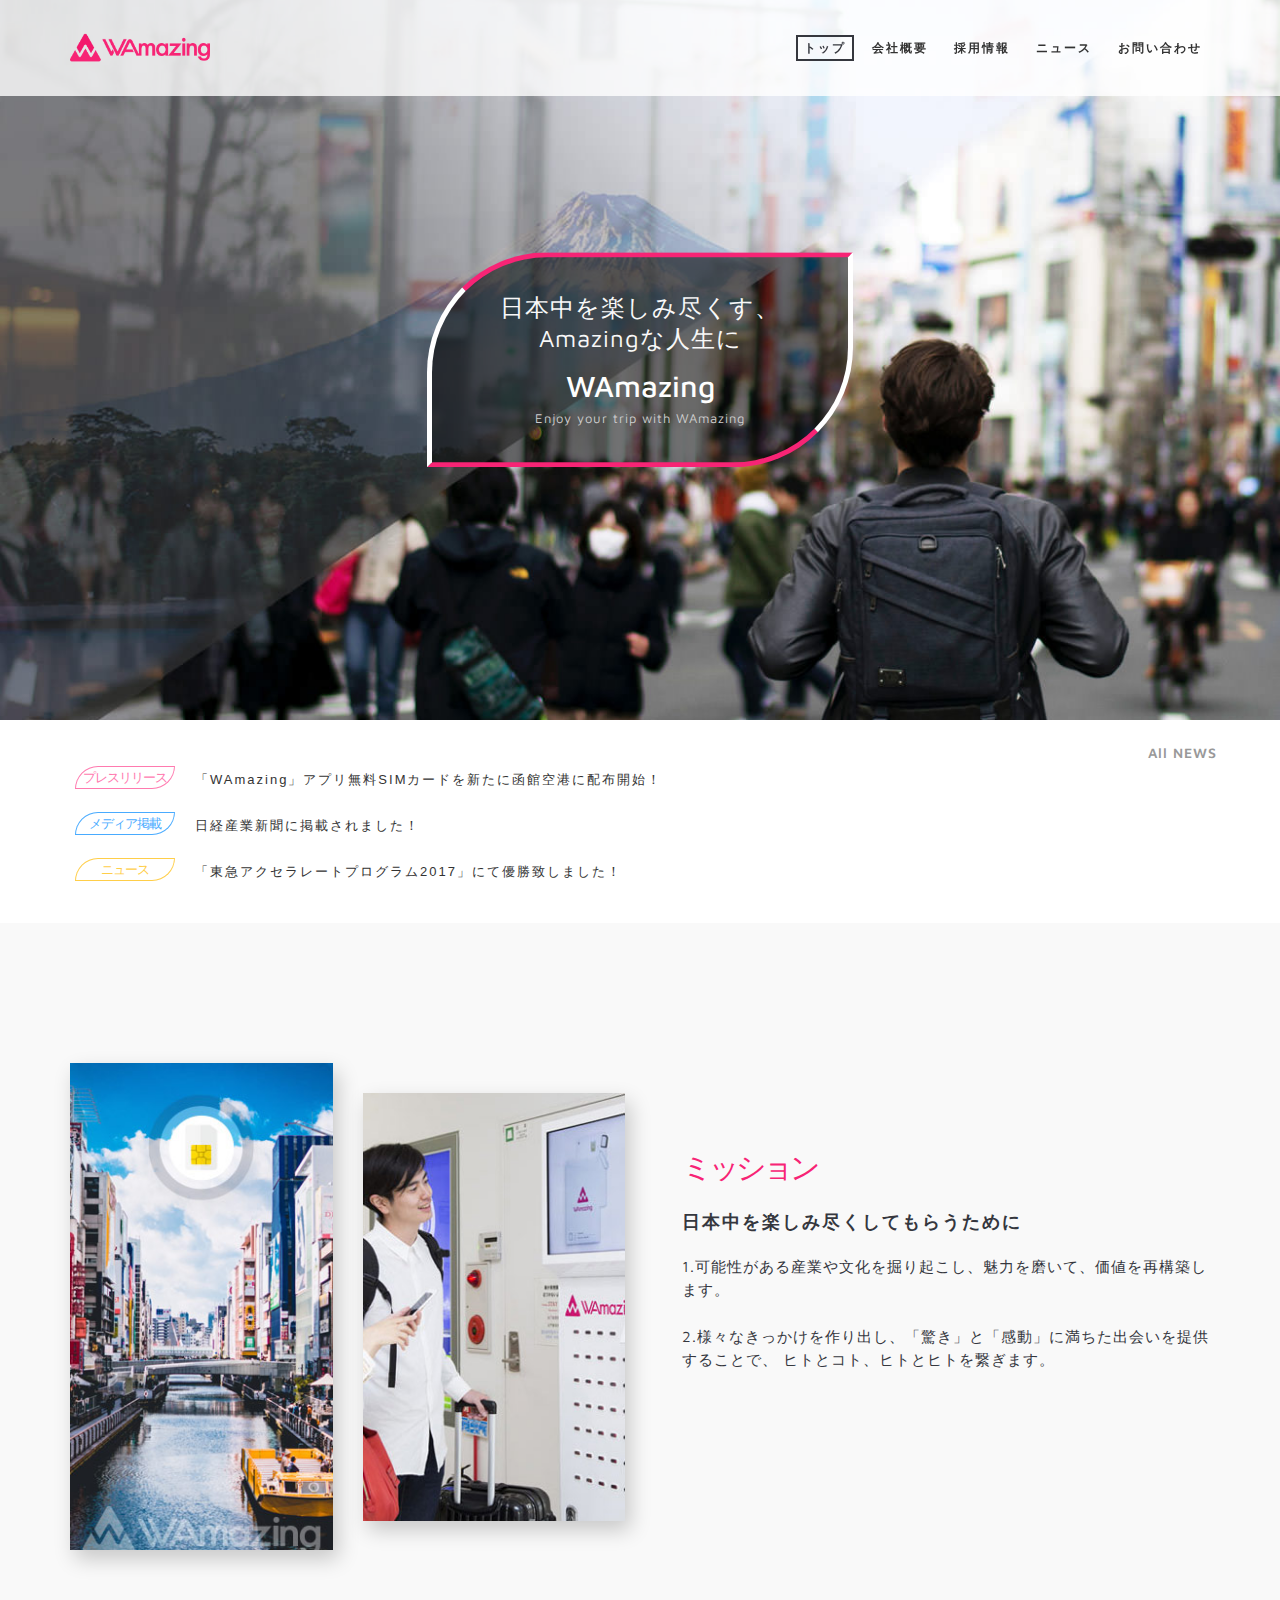
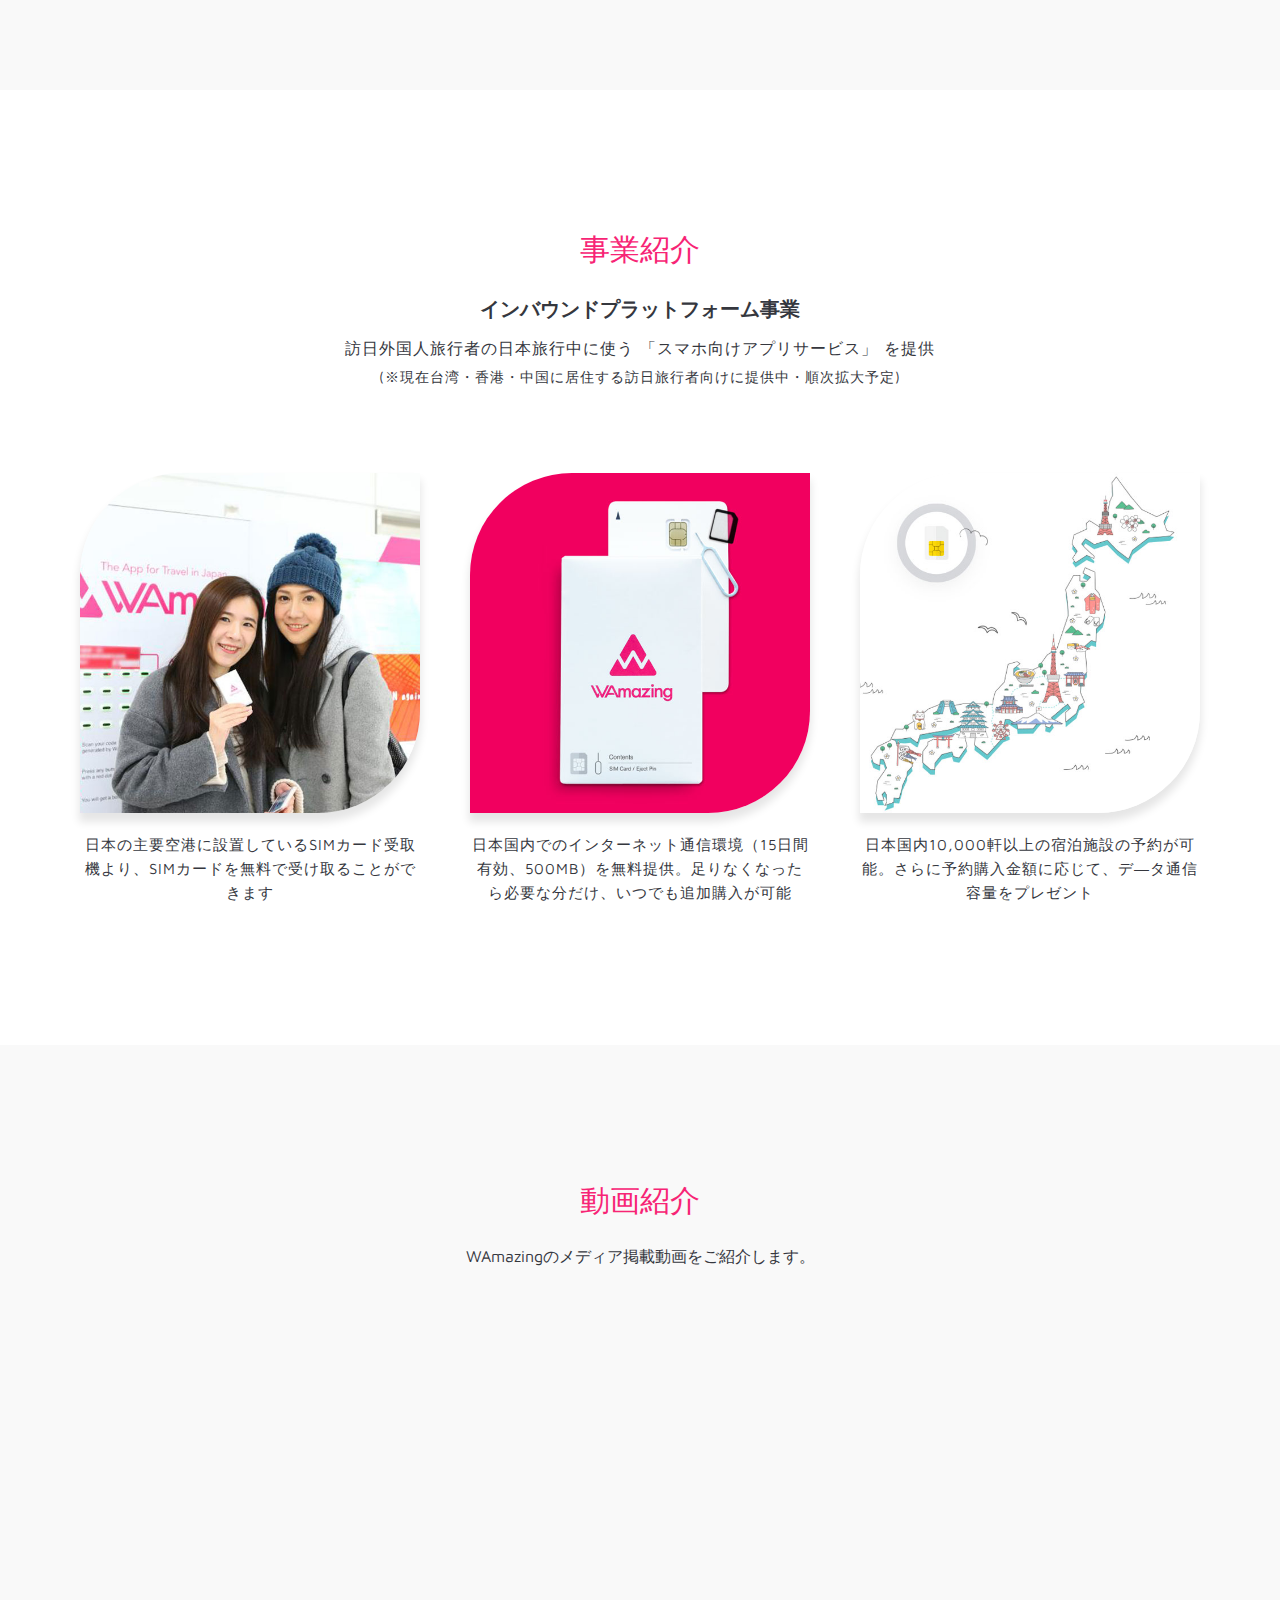
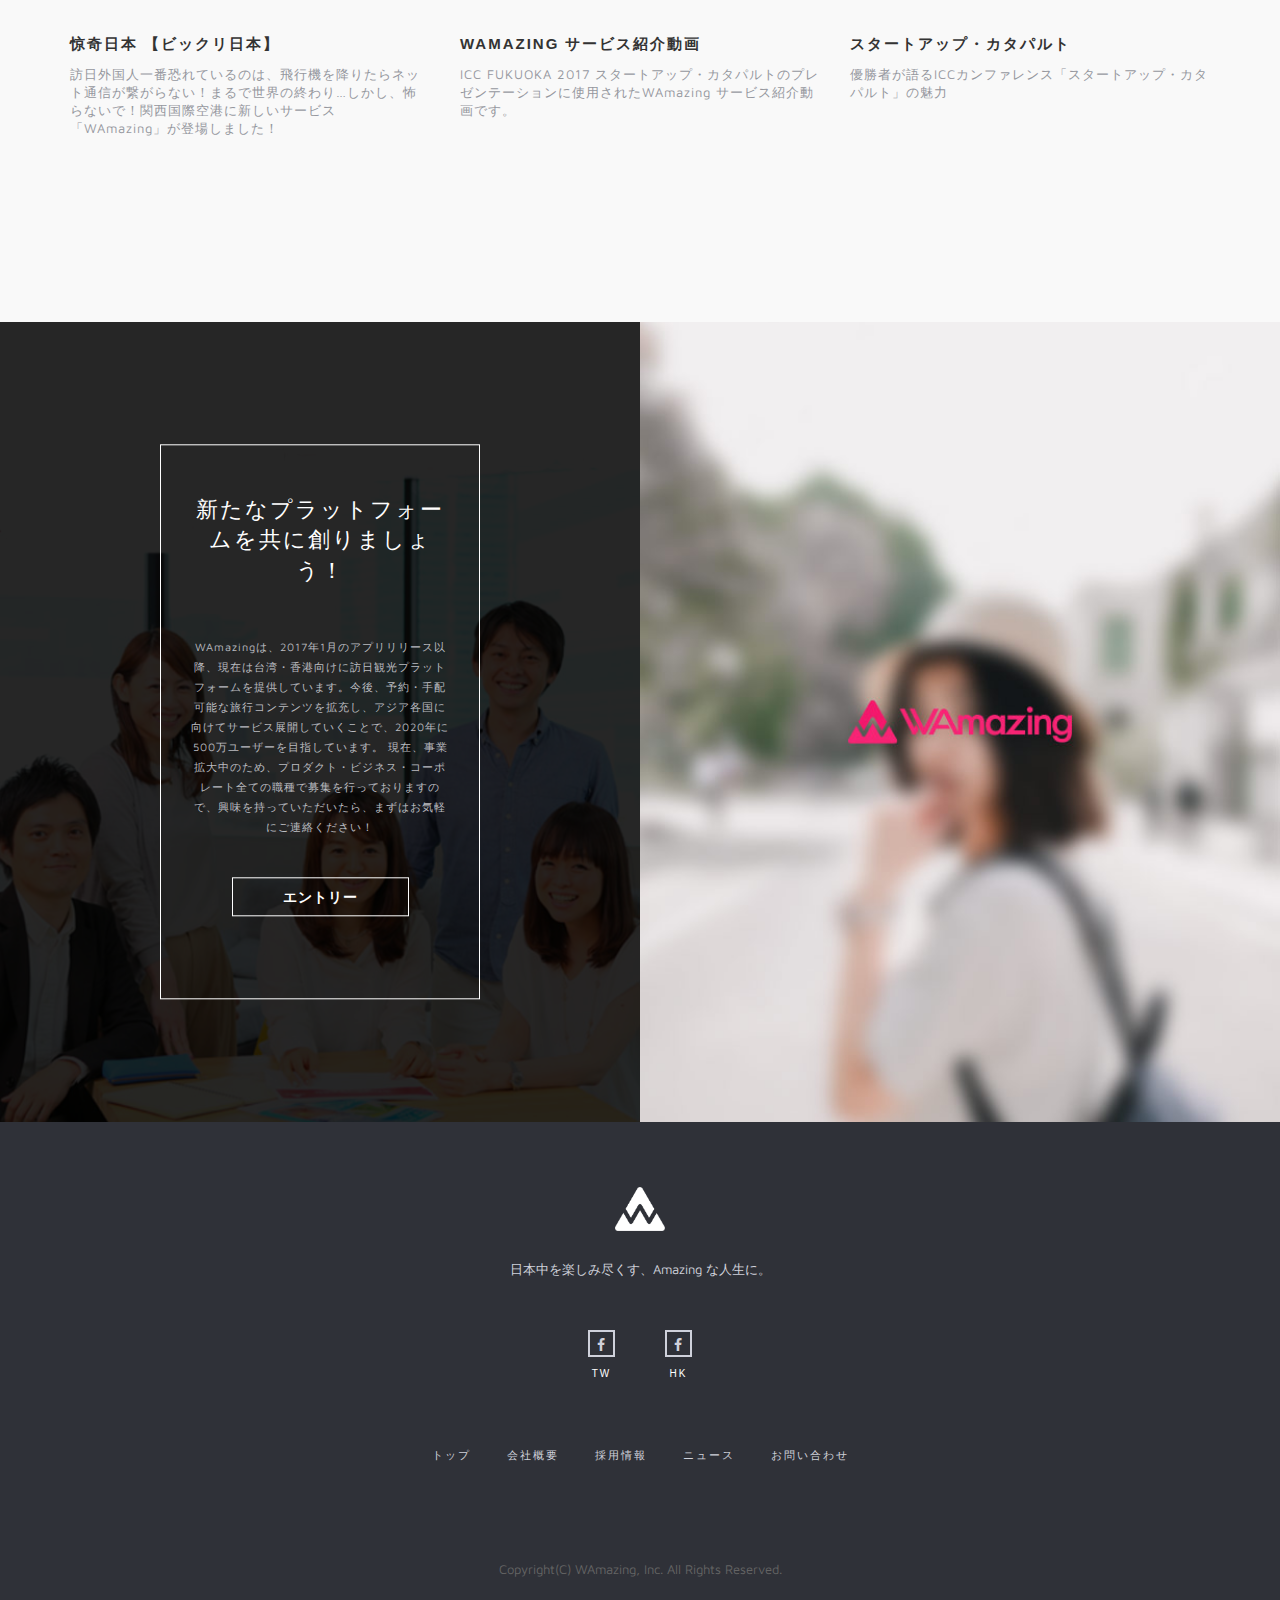
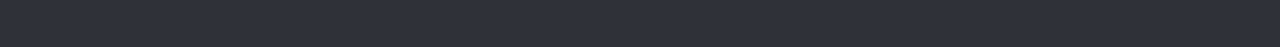
<file: index.html>
<!DOCTYPE html>
<html lang="ja">
    <head>
      <meta http-equiv="content-type" content="text/html; charset=utf-8">
      <meta name="description" content="ミッション 日本中を楽しみ尽くしてもらうために、 可能性がある産業や文化を掘り起こし、魅力を磨いて、価値を再構">
      <meta name="keywords" content="WAmazing, ワメイジング, 訪日, 無料SIM, 宿予約, 日本旅">
      <meta name="author" content="WAmazing Designer">
      <meta name="viewport" content="width=device-width, initial-scale=1, maximum-scale=1, user-scalable=no">

      <!-- OpenGraph -->
      <meta property="og:title" content="日本中を楽しみ尽くす、Amazing な人生に。 | WAmazing">
      <meta property="og:type" content="Corporate Site">
      <meta property="og:site_name" content="WAmazing">
      <meta property="og:image" content="">
      <meta property="og:url" content="">
      <meta property="og:description" content="ミッション 日本中を楽しみ尽くしてもらうために、 可能性がある産業や文化を掘り起こし、魅力を磨いて、価値を再構">
      <meta property="og:keywords" content="WAmazing, ワメイジング, 訪日, 無料SIM, 宿予約, 日本旅">
      <meta name="copyright" content="Copyright(C) WAmazing, Inc. All Rights Reserved.">

      <!-- CSS -->
      <link rel="stylesheet" href="css/bootstrap.min.css"/>
      <link rel="stylesheet" href="css/font-awesome.min.css"/>
      <link rel="stylesheet" type="text/css" href="css/style.css"/>
      <link rel="shortcut icon" href="img/favicon.ico"/>

      <title>日本中を楽しみ尽くす、Amazing な人生に。 | WAmazing株式会社</title>

	  <script async src="https://www.google-analytics.com/analytics.js"></script>
      <!-- End Google Analytics -->

    </head>

    <body>
        <!-- LOADER -->
        <div id="loader-wrapper">
            <div class="loader-content">
                <div class="cube1 wa-cube"></div>
                <div class="cube2 wa-cube"></div>
            </div>
        </div>

        <!-- HEADER -->
        <header class="w-header header">
            <div class="container clearfix nopadding">
                <div id="logo"><a href="index.html"><img src="img/logo.png" width="140" height="36" alt="WAmazingロゴ"/></a></div>
                <div class="menu-button a-menu-button">
                    <span></span>
                    <span></span>
                    <span></span>
                </div>
                <nav class="nav wa-nav clearfix">
                    <ul>
                        <li class="active"><a href="#" title="Top">トップ</a></li>
                        <li><a href="info.html" title="Company overview">会社概要</a></li>
                        <li><a href="recruit.html" title="Recruit information">採用情報</a></li>
                        <li><a href="news.html" title="News">ニュース</a></li>
                        <li><a href="inquiry.html" title="inquiry">お問い合わせ</a></li>
                    </ul>
                </nav>
            </div>
        </header>

        <!-- BANNER -->
        <div class="a-banner">
            <img class="center-image" src="img/bg_top_mini.jpg" alt="日本中を楽しみ尽くす、Amazingな人生に"/>
            <div class="banner_description">
                <p class="hello">日本中を楽しみ尽くす、</p>
                <p class="hello">Amazingな人生に</p>
                <h1 class="sub_banner">WAmazing</h1>
                <p class="creative"> Enjoy your trip with <span>WA</span>mazing </p>
            </div>
        </div>

        <!-- NEWS -->
		    <aside class="news-area container">

            <p class="more-news"><a href="news.html" title="すべてみる">All NEWS</a></p>

            <!-- ニュース入力　-->
              <!-- type_press:プレスリリース , type_media:メディア掲載 , type_news:ニュース　-->
			      <div class="wa-news">
                <span class="mark type_press">プレスリリース</span>
                <span class="news-txt">
                    <a href="pdf/wamazing_pressrelease20180327.pdf" class="view-pdf">「WAmazing」アプリ無料SIMカードを新たに函館空港に配布開始！</a>
                </span>
            </div>
            <div class="wa-news">
                <span class="mark type_media">メディア掲載</span>
                <span class="news-txt">
                    <a href="https://www.nikkei.com/article/DGXMZO23553690W7A111C1XY0000/" class="view-pdf">日経産業新聞に掲載されました！</a>
                </span>
            </div>
            <div class="wa-news">
                <span class="mark type_news">ニュース</span>
                <span class="news-txt">
                    <a href="http://ascii.jp/elem/000/001/582/1582180/" class="view-pdf">「東急アクセラレートプログラム2017」にて優勝致しました！</a>
                </span>
            </div>
            <!-- ！End ニュース入力　-->

		    </aside>

        <!-- Misson -->
        <section class="a-about-section">
            <div class="container">
                <div class="row">
                    <div class="col-md-3 col-sm-6 col-pic1"><img class="pic-1" src="img/image_1.jpg" alt="Wamazing Japan"/></div>
                    <div class="col-md-3 col-sm-6 col-pic2"><img class="pic-2" src="img/image_2.jpg" alt="Wamazing SIM"/></div>
                    <div class="col-md-6 col-sm-6 col-xs-12 about-us">
                        <h2>ミッション</h2>
                        <h3>日本中を楽しみ尽くしてもらうために</h3>
                        <p>1.可能性がある産業や文化を掘り起こし、魅力を磨いて、価値を再構築します。</p>
                        <p>2.様々なきっかけを作り出し、「驚き」と「感動」に満ちた出会いを提供することで、
                        ヒトとコト、ヒトとヒトを繋ぎます。</p>
                    </div>
                </div>
            </div>
        </section>

        <!-- About Buiness -->
        <section class="work-process a-work-process">
            <div class="container">
                <h2 class="block-title a-block-title">事業紹介</h2>
                <p class="sub-title">インバウンドプラットフォーム事業</p>
                <p class="a-sub-title">訪日外国人旅行者の日本旅行中に使う 「スマホ向けアプリサービス」 を提供</p>
                <p class="b-sub-title">(※現在台湾・香港・中国に居住する訪日旅行者向けに提供中・順次拡大予定)</p>
                <div class="row">
                    <div class="col-md-4 col-sm-4 col-xs-12">
                        <div class="process">
                            <img src="img/img_01.jpg" alt="Free SIM card Wamazing"/>
                            <p class="use">日本の主要空港に設置しているSIMカード受取機より、SIMカードを無料で受け取ることができます</p>
                        </div>
                    </div>
                    <div class="col-md-4 col-sm-4 col-xs-12">
                        <div class="process">
                            <img src="img/img_02.jpg" alt="Free internet for tourists in japan"/>
                            <p class="use">日本国内でのインターネット通信環境（15日間有効、500MB）を無料提供。足りなくなったら必要な分だけ、いつでも追加購入が可能</p>
                        </div>
                    </div>
                  <div class="col-md-4 col-sm-4 col-xs-12">
                        <div class="process">
                            <img src="img/img_03.jpg" alt="Reservation Service for Hotels in Japan"/>
                            <p class="use">日本国内10,000軒以上の宿泊施設の予約が可能。さらに予約購入金額に応じて、デ―タ通信容量をプレゼント</p>
                        </div>
                    </div>
                </div>
            </div>
        </section>

        <!-- Media & Blog -->
        <div class="blog">
            <div class="container from-blog">
                <h2 class="block-title a-block-title">
                    動画紹介
                </h2>
                <p class="sub-title">
                    WAmazingのメディア掲載動画をご紹介します。
                </p>
                <div class="row">
                    <div class="col-md-4 col-sm-4 post a-post">
                        <iframe width="100%" height="260" src="https://www.youtube.com/embed/w7VKsYPLIQo?start=9" frameborder="0" allowfullscreen></iframe>
                        <h5>惊奇日本 【ビックリ日本】</h5>
                        <p>訪日外国人一番恐れているのは、飛行機を降りたらネット通信が繋がらない！まるで世界の終わり…しかし、怖らないで！関西国際空港に新しいサービス「WAmazing」が登場しました！</p>
                    </div>
                    <div class="col-md-4 col-sm-4 post a-post">
                        <iframe width="100%" height="260" src="https://www.youtube.com/embed/PrCzTYz8g9E" frameborder="0" allowfullscreen></iframe>
                        <h5>WAmazing サービス紹介動画</h5>
                        <p>ICC FUKUOKA 2017 スタートアップ・カタパルトのプレゼンテーションに使用されたWAmazing サービス紹介動画です。</p>
                    </div>
                    <div class="col-md-4 col-sm-4 post a-post">
                        <iframe width="100%" height="260" src="https://www.youtube.com/embed/ujx87kS1QRw" frameborder="0" allowfullscreen></iframe>
                        <h5>スタートアップ・カタパルト</h5>
                        <p>優勝者が語るICCカンファレンス「スタートアップ・カタパルト」の魅力</p>
                    </div>
                </div>
            </div>
        </div>

        <!-- Members -->
        <div class="testimonials">
            <div class="container-fluid">
                <div class="row">
                    <div class="col-md-6 col-sm-12 bg-testimon">
                        <div class="ts-container">
                            <div class="testimotionals-describe this-tes">
                                <h2>新たなプラットフォームを共に創りましょう！</h2>
                                <p>WAmazingは、2017年1月のアプリリリース以降、現在は台湾・香港向けに訪日観光プラットフォームを提供しています。今後、予約・手配可能な旅行コンテンツを拡充し、アジア各国に向けてサービス展開していくことで、2020年に500万ユーザーを目指しています。
現在、事業拡大中のため、プロダクト・ビジネス・コーポレート全ての職種で募集を行っておりますので、興味を持っていただいたら、まずはお気軽にご連絡ください！</p>
                                <p><a href="https://hrmos.co/pages/wamazing/jobs" target="_blank">エントリー</a><p>
                            </div>
                        </div>
                    </div>
                    <div class="col-md-6 col-sm-12 bg-testimon2">
                      <div>
                        <!-- Blank IMG -->
                      </div>
                    </div>
                </div>
            </div>
        </div>

        <!--　FOOTER　-->
        <footer class="footer a-footer">
            <div class="container container-footer">
                <a class="logo-footer" href="index.html"><img src="img/logo_white.png" alt="Wamazing logo"/></a>
                <p class="footer-info s-footer-info">日本中を楽しみ尽くす、Amazing な人生に。</p>
                <div class="ftr-social a-social">
                    <a class="social-network sc-fb" href="https://www.facebook.com/wamazing.tw/" target="_blank">
                        <i class="fa fa-facebook"></i><span>TW</span>
                    </a>
                    <a class="social-network sc-fb" href="https://www.facebook.com/wamazing.hk/" target="_blank">
                        <i class="fa fa-facebook"></i><span>HK</span>
                    </a>
                </div>
            </div>
            <div class="ftr-nav-container a-ftr-nav-container">
                <div class="container">
                    <nav class="ftr-nav a-ftr-nav clearfix">
                        <ul>
                            <li class="active"><a class="scroll-to-link" href="#">トップ</a></li>
                            <li><a href="info.html">会社概要</a></li>
                            <li><a href="recruit.html">採用情報</a></li>
                            <li><a href="news.html">ニュース</a></li>
                            <li><a href="inquiry.html">お問い合わせ</a></li>
                        </ul>
                    </nav>
                </div>
            </div>
            <div class="ftr-nav-container a-ftr-nav-container">
                <div class="container">
                  <p>Copyright(C) WAmazing, Inc. All Rights Reserved.</p>
                </div>
            </div>
        </footer>

        <!-- JS -->
        <script src="js/jquery-2.2.4.min.js"></script>
        <script src="js/bootstrap.min.js"></script>
        <script src="js/isotope.pkgd.min.js"></script>
        <script src="js/wamazing.js"></script>

    </body>
</html>
</file>
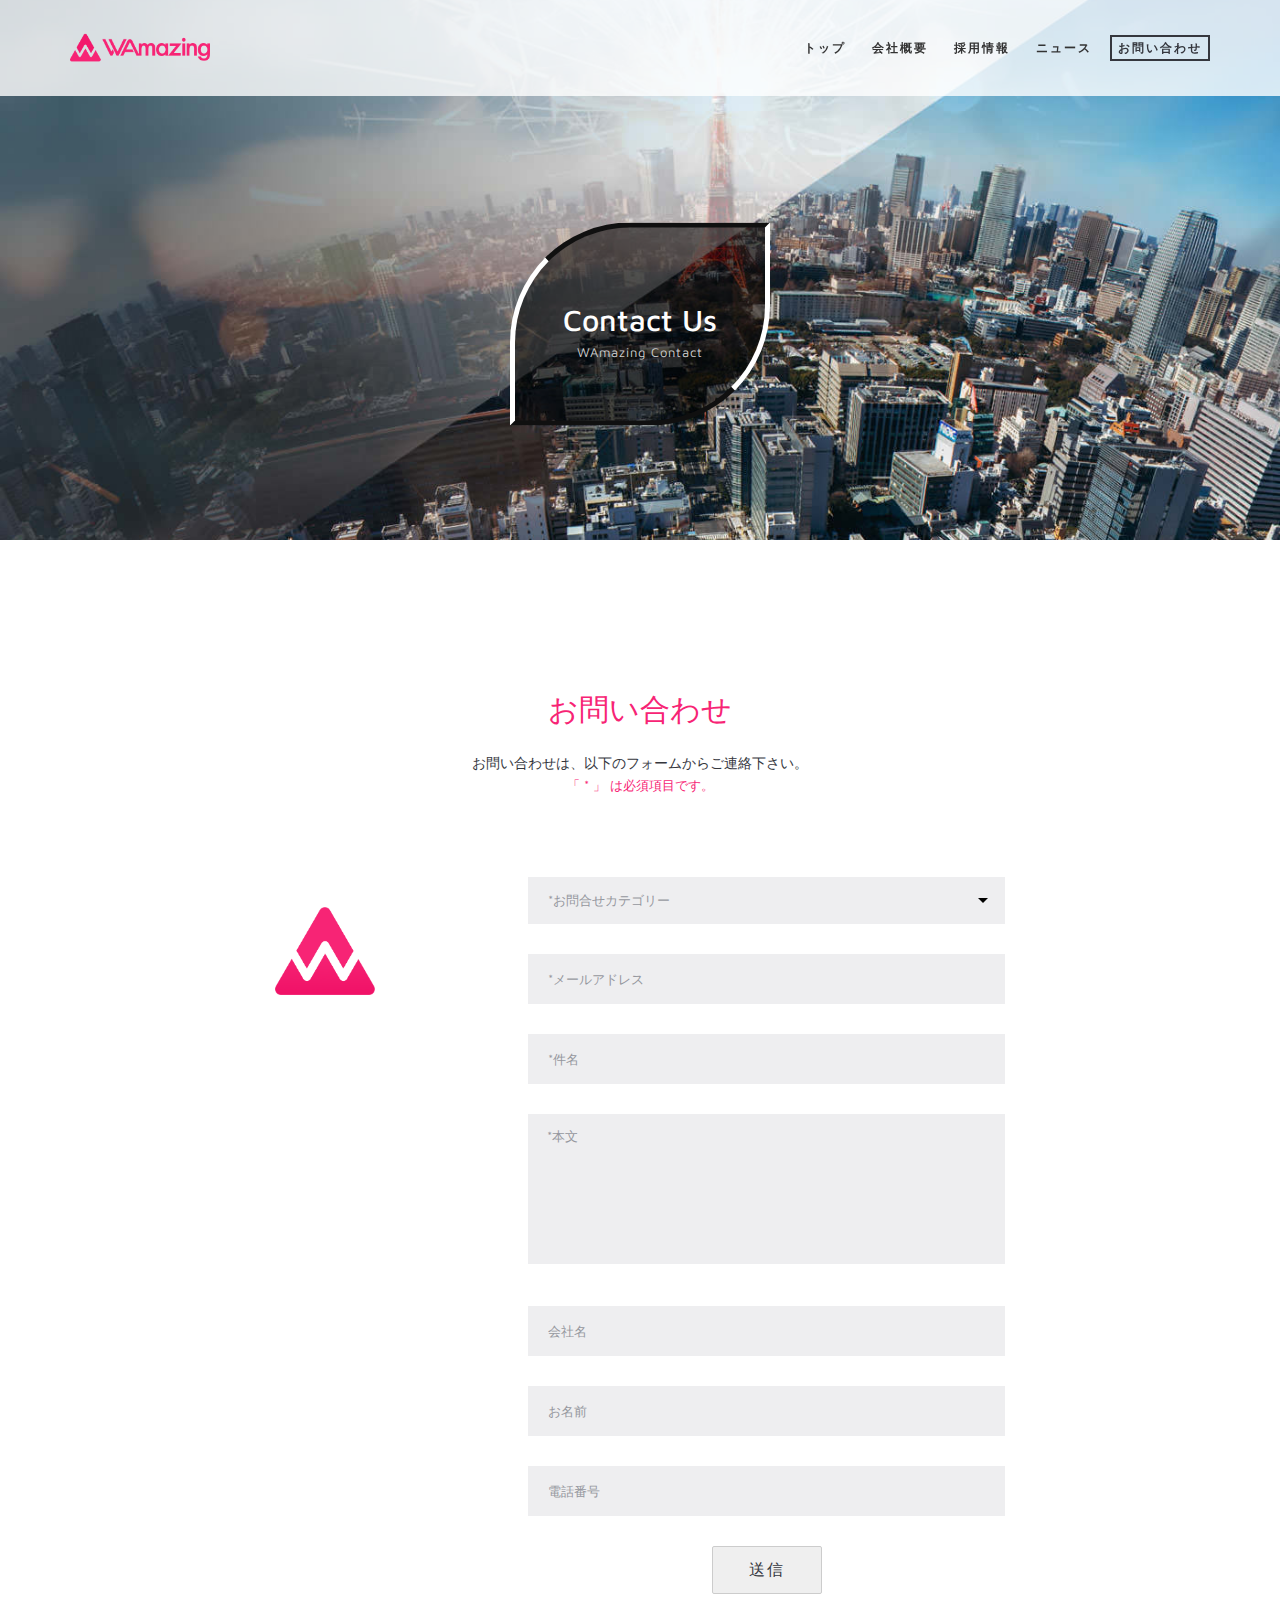
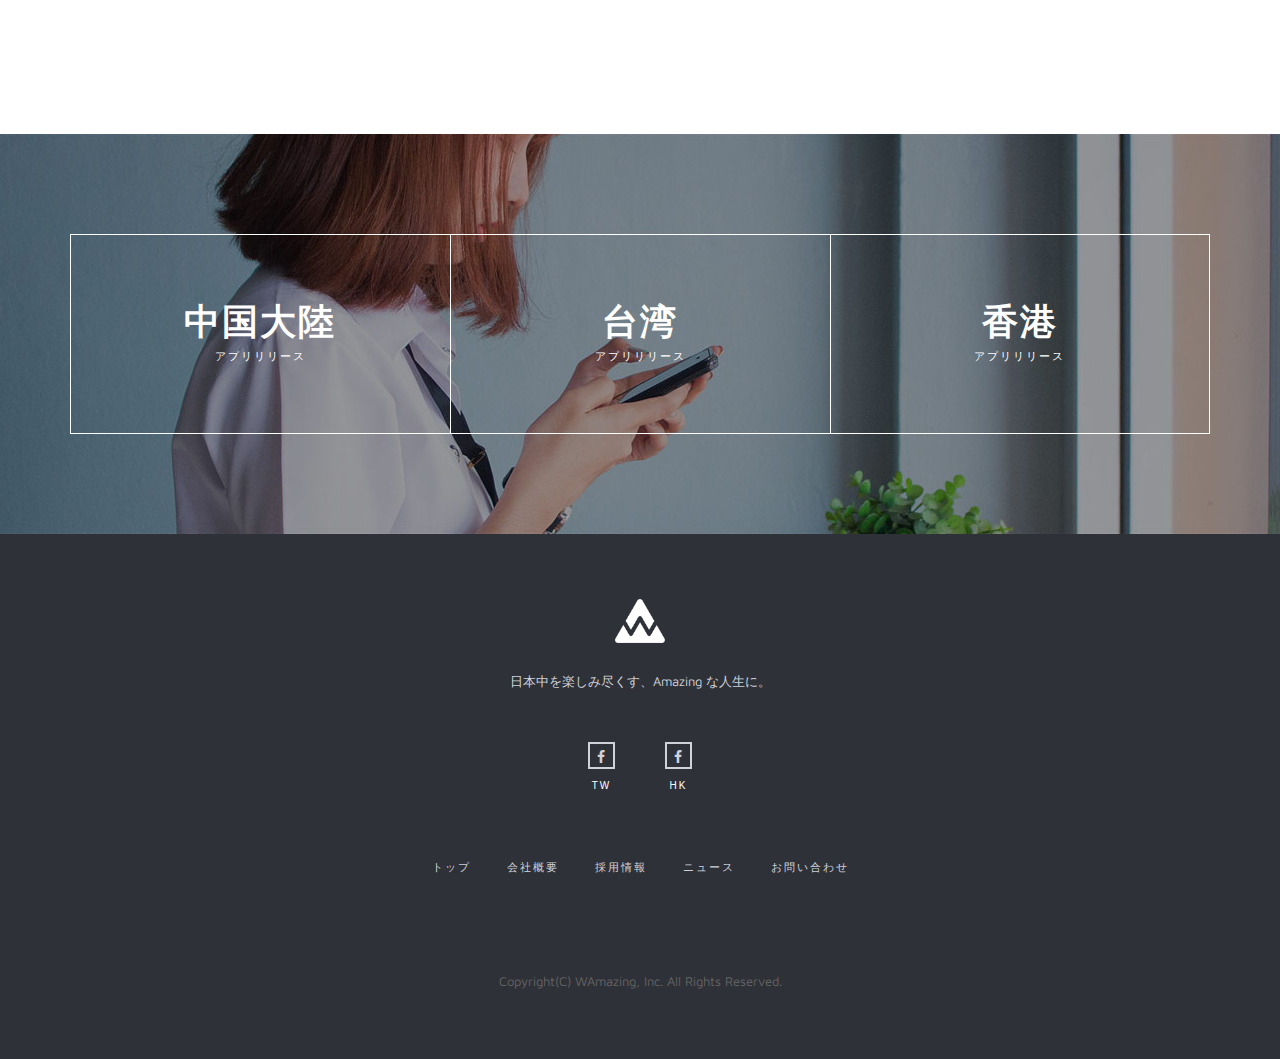
<file: inquiry.html>
<!DOCTYPE html>
<html lang="ja">
    <head>
      <meta http-equiv="content-type" content="text/html; charset=utf-8">
      <meta name="description" content="ミッション 日本中を楽しみ尽くしてもらうために、 可能性がある産業や文化を掘り起こし、魅力を磨いて、価値を再構">
      <meta name="keywords" content="WAmazing, ワメイジング, 訪日, 無料SIM, 宿予約, 日本旅">
      <meta name="author" content="WAmazing Designer">
      <meta name="viewport" content="width=device-width, initial-scale=1, maximum-scale=1, user-scalable=no">

      <!-- OpenGraph -->
      <meta property="og:title" content="日本中を楽しみ尽くす、Amazing な人生に。 | WAmazing">
      <meta property="og:type" content="Corporate Site">
      <meta property="og:site_name" content="WAmazing">
      <meta property="og:image" content="">
      <meta property="og:url" content="">
      <meta property="og:description" content="ミッション 日本中を楽しみ尽くしてもらうために、 可能性がある産業や文化を掘り起こし、魅力を磨いて、価値を再構">
      <meta property="og:keywords" content="WAmazing, ワメイジング, 訪日, 無料SIM, 宿予約, 日本旅">
      <meta name="copyright" content="Copyright(C) WAmazing, Inc. All Rights Reserved.">

      <!-- CSS -->
      <link rel="stylesheet" href="css/bootstrap.min.css"/>
      <link rel="stylesheet" href="css/font-awesome.min.css"/>
      <link rel="stylesheet" type="text/css" href="css/style.css"/>
      <link rel="shortcut icon" href="img/favicon.ico"/>

      <title>日本中を楽しみ尽くす、Amazing な人生に。 | WAmazing問い合わせ</title>

	  <script async src="https://www.google-analytics.com/analytics.js"></script>
      <!-- End Google Analytics -->

    </head>

    <body>

        <!-- LOADER -->
        <div id="loader-wrapper">
            <div class="loader-content">
                <div class="cube1 wa-cube"></div>
                <div class="cube2 wa-cube"></div>
            </div>
        </div>

        <!-- HEADER -->
        <header class="w-header header">
            <div class="container clearfix nopadding">
                <div id="logo"><a href="index.html"><img src="img/logo.png" width="140" height="36" alt="WAmazingロゴ"/></a></div>
                <div class="menu-button a-menu-button">
                    <span></span>
                    <span></span>
                    <span></span>
                </div>
                <nav class="nav wa-nav clearfix">
                    <ul>
                        <li><a href="index.html" title="Top">トップ</a></li>
                        <li><a href="info.html" title="Company overview">会社概要</a></li>
                        <li><a href="recruit.html" title="Recruit information">採用情報</a></li>
                        <li><a href="news.html" title="News">ニュース</a></li>
                        <li class="active"><a href="inquiry.html" title="inquiry">お問い合わせ</a></li>
                    </ul>
                </nav>
            </div>

        </header>

        <!-- BANNER -->
        <div class="a-banner bg2">
            <img class="center-image" src="img/top_bg5_mini.jpg" alt="日本中を楽しみ尽くす、Amazingな人生に"/>
            <div class="banner_description description_sub5">
                <h1 class="sub_banner">Contact Us</h1>
                <p class="creative"> WAmazing Contact </p>
            </div>
        </div>

        <!-- Company gaiyo -->
        <section class="faq-section">
            <div class="container">
                <div class="col-md-2"></div>
                <div class="col-md-8">

                  <!--CONTACT SECTION-->
                  <section class="a-contact-section">
                      <div class="contact-us">
                          <h2 class="block-title a-block-title">お問い合わせ</h2>
                          <p class="sub-title a-sub-title">お問い合わせは、以下のフォームからご連絡下さい。<br/><span class="info"> 「 * 」 は必須項目です。</span></p>

                          <div class="row">

                              <!-- Company info
                              <div class="col-md-4 contact-info s-contact-info">
                                  <h5>Address</h5>
                                  <p>〒105-0004 東京都港区新橋5-13-1 新橋菊栄ビル 9F</p>
                                  <h5>Tel</h5>
                                  <a class="phone" href="tel:+81364324356">+81) 03-6432-4356</a>
                                  <h5>Fax</h5>
                                  <p>+81) 03-6432-4387</p>
                                  <h5>Email</h5>
                                  <p><a class="mail-us" href="mailto:info@wamazing.jp">info@wamazing.jp</a></p>
                              </div>
                              -->

                              <div class="col-md-4 contact-banner">
                                  <p class="banner_faq_logo"><img src="img/faq.png" alt="logo" /></p>
                              </div>
                              <div class="col-md-8 col-xs-12">
                                  <form action="https://docs.google.com/forms/d/e/1FAIpQLSeX1YiMGzjwDiINP7OFGKC0qZSbkQ1UQtjEvYSGDeRJwYrZlQ/formResponse" method="POST" id="ss-form" target="_self" autocomplete="on" onsubmit="">
                                      <ol role="list" class="ss-question-list" style="padding-left: 0;">
                                          <div class="ss-form-question errorbox-good" role="listitem">
										                          <div dir="auto" class="ss-item ss-item-required ss-select">
											                            <div class="ss-form-entry">
												                              <label class="ss-q-item-label hidden" for="entry_1588822794">
													                                <div class="ss-q-title">お問い合わせタイプ
														                                  <label for="itemView.getDomIdToLabel()" aria-label="（必須）"></label>
															                                <span class="ss-required-asterisk" aria-hidden="true">*</span>
                                                          </div>
														                              <div class="ss-q-help ss-secondary-text" dir="auto"></div>
                                                      </label>

                                                      <select name="entry.1588822794" id="entry_1588822794" aria-label="お問合せカテゴリー" aria-required="true" required="" class="select-style ">
													                                <option value="">*お問合せカテゴリー</option>
														                              <option value="&#21942;&#26989;/&#21332;&#26989;&#12395;&#12388;&#12356;&#12390;">営業/協業について</option>
														                              <option value="&#25505;&#29992;&#12395;&#12388;&#12356;&#12390;">採用について</option>
														                              <option value="&#21462;&#26448;/&#35611;&#28436;&#20381;&#38972;&#12395;&#12388;&#12356;&#12390;">取材/講演依頼について</option>
														                              <option value="&#12381;&#12398;&#20182;">その他</option>
                                                      </select>

												                          </div>
											                        </div>
										                      </div>

                                          <div class="ss-form-question errorbox-good" role="listitem">
                                              <div dir="auto" class="ss-item ss-item-required ss-text">
                                                  <div class="ss-form-entry">
                                                      <label class="ss-q-item-label hidden" for="entry_1045781291">
                                                          <div class="ss-q-title">メールアドレス
                                                              <label for="itemView.getDomIdToLabel()" aria-label="（必須）"></label>
                                                              <span class="ss-required-asterisk" aria-hidden="true">*</span>
                                                          </div>
                                                          <div class="ss-q-help ss-secondary-text" dir="auto"></div>
                                                      </label>

                                                      <input type="email" name="entry.1045781291" value="" class="ss-q-short input-style" id="entry_1045781291" dir="auto" aria-label="メールアドレス  Please enter a valid email address" aria-required="true" required="" title="Please enter a valid email address" placeholder="*メールアドレス">
                                                      <div class="error-message" id="227649005_errorMessage"></div>
                                                  </div>
                                              </div>
                                          </div>

                                          <div class="ss-form-question errorbox-good" role="listitem">
                                              <div dir="auto" class="ss-item ss-item-required ss-text">
                                                  <div class="ss-form-entry">
                                                      <label class="ss-q-item-label hidden" for="entry_1065046570">
                                                          <div class="ss-q-title">件名
                                                              <label for="itemView.getDomIdToLabel()" aria-label="（必須）"></label>
                                                              <span class="ss-required-asterisk" aria-hidden="true">*</span>
                                                          </div>
                                                          <div class="ss-q-help ss-secondary-text" dir="auto"></div>
                                                      </label>

                                                      <input type="text" name="entry.1065046570" value="" class="ss-q-short input-style" id="entry_1065046570" dir="auto" aria-label="件名  " aria-required="true" required="" title="" placeholder="*件名">
                                                      <div class="error-message" id="790080973_errorMessage"></div>
                                                  </div>
                                              </div>
                                          </div>

                                          <div class="ss-form-question errorbox-good" role="listitem">
                                              <div dir="auto" class="ss-item ss-item-required ss-paragraph-text">
                                                  <div class="ss-form-entry">
                                                      <label class="ss-q-item-label hidden" for="entry_1176377663">
                                                          <div class="ss-q-title">本文
                                                              <label for="itemView.getDomIdToLabel()" aria-label="（必須）"></label>
                                                              <span class="ss-required-asterisk" aria-hidden="true">*</span>
                                                          </div>
                                                          <div class="ss-q-help ss-secondary-text" dir="auto"></div>
                                                      </label>

                                                      <textarea name="entry.1176377663" rows="8" cols="0" class="ss-q-long tx-style" id="entry_1176377663" dir="auto" aria-label="本文  " aria-required="true" required="" placeholder="*本文"></textarea>
                                                      <div class="error-message" id="1885640372_errorMessage"></div>
                                                  </div>
                                              </div>
                                          </div>

                                          <div class="ss-form-question errorbox-good" role="listitem">
                                              <div dir="auto" class="ss-item  ss-text">
                                                  <div class="ss-form-entry">
                                                      <label class="ss-q-item-label hidden" for="entry_689147570">
                                                          <div class="ss-q-title">会社名</div>
                                                          <div class="ss-q-help ss-secondary-text" dir="auto"></div>
                                                      </label>

                                                      <input type="text" name="entry.689147570" value="" class="ss-q-short input-style" id="entry_689147570" dir="auto" aria-label="会社名" title="" placeholder="会社名">
                                                      <div class="error-message" id="1067644160_errorMessage"></div>
                                                  </div>
                                              </div>
                                          </div>

                                          <div class="ss-form-question errorbox-good" role="listitem">
                                              <div dir="auto" class="ss-item ss-text">
                                                  <div class="ss-form-entry">
                                                      <label class="ss-q-item-label hidden" for="entry_41616973">
                                                          <div class="ss-q-title">お名前</div>
                                                          <div class="ss-q-help ss-secondary-text" dir="auto"></div>
                                                      </label>

                                                      <input type="text" name="entry.41616973" value="" class="ss-q-short input-style" id="entry_41616973" dir="auto" aria-label="お名前  " title="" placeholder="お名前">
                                                      <div class="error-message" id="2036626862_errorMessage"></div>
                                                  </div>
                                              </div>
                                          </div>

                                          <div class="ss-form-question errorbox-good" role="listitem">
                                              <div dir="auto" class="ss-item  ss-text">
                                                  <div class="ss-form-entry">
                                                      <label class="ss-q-item-label hidden" for="entry_1166974658">
                                                          <div class="ss-q-title">電話番号</div>
                                                          <div class="ss-q-help ss-secondary-text" dir="auto"></div>
                                                      </label>

                                                      <input type="text" name="entry.1166974658" value="" class="ss-q-short input-style" id="entry_1166974658" dir="auto" aria-label="電話番号  " title="" placeholder="電話番号">
                                                      <div class="error-message" id="1770822543_errorMessage"></div>
                                                  </div>
                                              </div>
                                          </div>
                                          <input type="hidden" name="draftResponse" value="[null,null,&quot;-6445367518645005609&quot;]">
                                          <input type="hidden" name="pageHistory" value="0">
                                          <input type="hidden" name="fbzx" value="-6445367518645005609">

                                          <div class="ss-item ss-navigate">
                                              <table id="navigation-table">
                                                  <tbody>
                                                      <tr>
                                                          <td class="ss-form-entry goog-inline-block" id="navigation-buttons" dir="ltr">
                                                              <input type="submit" name="submit" value="&#36865;&#20449;" id="ss-submit" class="jfk-button jfk-button-action sendBtn">
                                                          </td>
                                                      </tr>
                                                  </tbody>
                                              </table>
                                          </div>
                                      </ol>
                                  </form>
                              </div>
                          </div>
                      </div>
                  </section>

                </div>
                <div class="col-md-2"></div>
            </div>
        </section>

        <aside class="value_area none-bottom">
            <div class="value_bg app_bg">
                <div class="container">
                    <ul>
                        <li>
                            <dl>
                                <dt>中国大陸</dt>
                                <dd>アプリリリース</dd>
                            </dl>
                        </li>
                        <li>
                            <dl>
                                <dt>台湾</dt>
                                <dd>アプリリリース</dd>
                            </dl>
                        </li>
                        <li>
                            <dl>
                                <dt>香港</dt>
                                <dd>アプリリリース</dd>
                            </dl>
                        </li>
                    </ul>
                </div>
            </div>
        </aside>

        <!--　FOOTER　-->
        <footer class="footer a-footer">
            <div class="container container-footer">
                <a class="logo-footer" href="index.html"><img src="img/logo_white.png" alt="Wamazing logo"/></a>
                <p class="footer-info s-footer-info">日本中を楽しみ尽くす、Amazing な人生に。</p>
                <div class="ftr-social a-social">
                    <a class="social-network sc-fb" href="https://www.facebook.com/wamazing.tw/" target="_blank">
                        <i class="fa fa-facebook"></i><span>TW</span>
                    </a>
                    <a class="social-network sc-fb" href="https://www.facebook.com/wamazing.hk/" target="_blank">
                        <i class="fa fa-facebook"></i><span>HK</span>
                    </a>
                </div>
            </div>
            <div class="ftr-nav-container a-ftr-nav-container">
                <div class="container">
                    <nav class="ftr-nav a-ftr-nav clearfix">
                        <ul>
                            <li class="active"><a class="scroll-to-link" href="index.html">トップ</a></li>
                            <li><a href="info.html">会社概要</a></li>
                            <li><a href="recruit.html">採用情報</a></li>
                            <li><a href="news.html">ニュース</a></li>
                            <li><a href="inquiry.html">お問い合わせ</a></li>
                        </ul>
                    </nav>
                </div>
            </div>
            <div class="ftr-nav-container a-ftr-nav-container">
                <div class="container">
                  <p>Copyright(C) WAmazing, Inc. All Rights Reserved.</p>
                </div>
            </div>
        </footer>

        <!-- JS -->
        <script src="js/jquery-2.2.4.min.js"></script>
        <script src="js/isotope.pkgd.min.js"></script>
        <script src="js/wamazing.js"></script>

    </body>
</html>
</file>
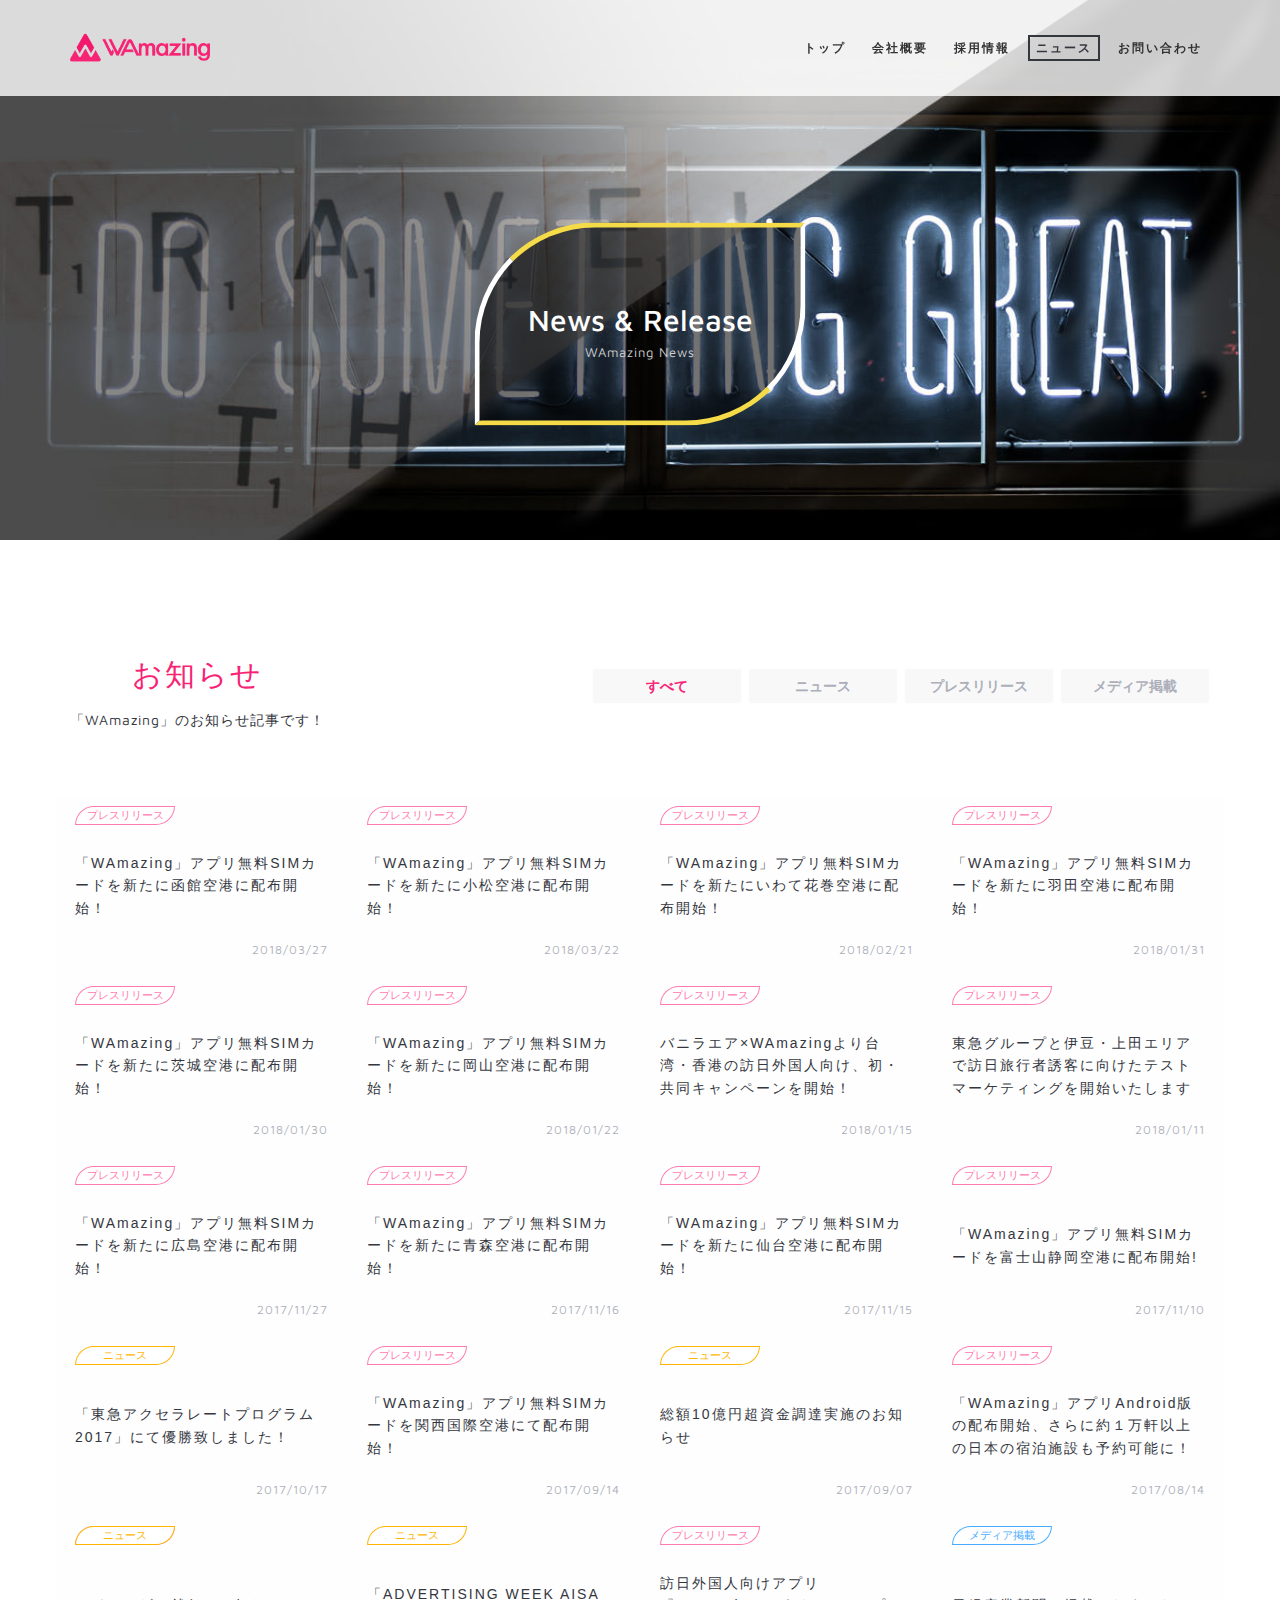
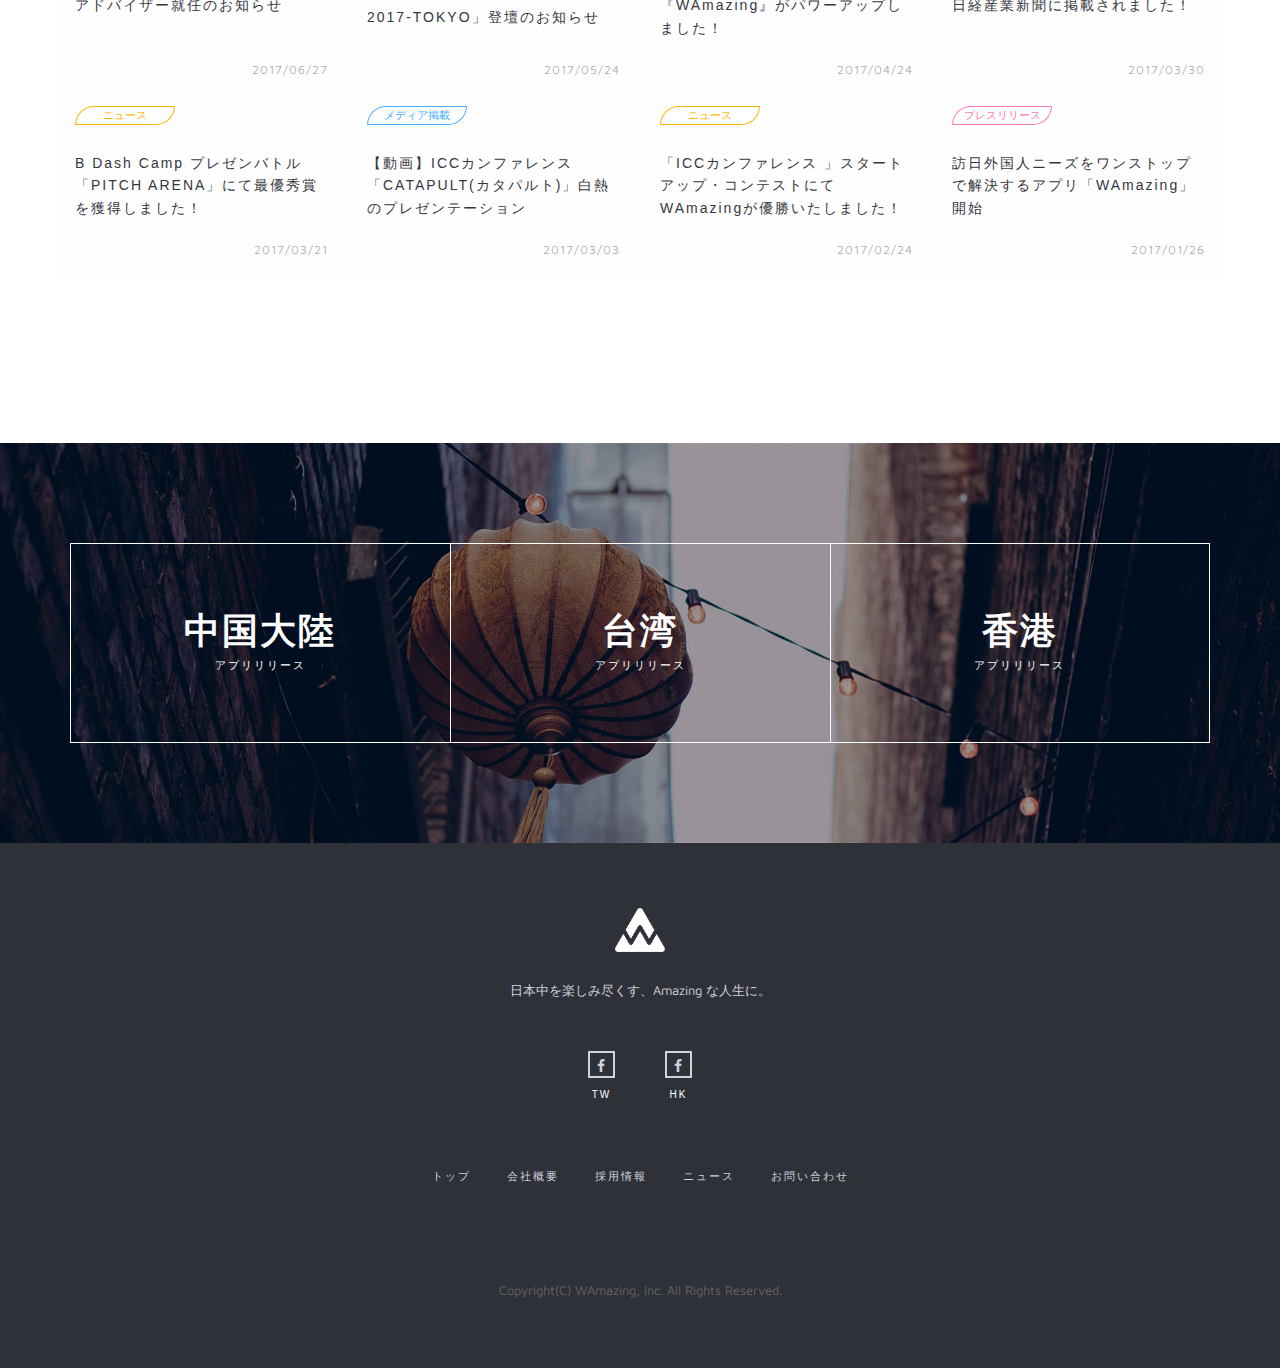
<file: news.html>
<!DOCTYPE html>
<html lang="ja">
    <head>
      <meta http-equiv="content-type" content="text/html; charset=utf-8">
      <meta name="description" content="ミッション 日本中を楽しみ尽くしてもらうために、 可能性がある産業や文化を掘り起こし、魅力を磨いて、価値を再構">
      <meta name="keywords" content="WAmazing, ワメイジング, 訪日, 無料SIM, 宿予約, 日本旅">
      <meta name="author" content="WAmazing Designer">
      <meta name="viewport" content="width=device-width, initial-scale=1, maximum-scale=1, user-scalable=no">

      <!-- OpenGraph -->
      <meta property="og:title" content="日本中を楽しみ尽くす、Amazing な人生に。 | WAmazing">
      <meta property="og:type" content="Corporate Site">
      <meta property="og:site_name" content="WAmazing">
      <meta property="og:image" content="">
      <meta property="og:url" content="">
      <meta property="og:description" content="ミッション 日本中を楽しみ尽くしてもらうために、 可能性がある産業や文化を掘り起こし、魅力を磨いて、価値を再構">
      <meta property="og:keywords" content="WAmazing, ワメイジング, 訪日, 無料SIM, 宿予約, 日本旅">
      <meta name="copyright" content="Copyright(C) WAmazing, Inc. All Rights Reserved.">

      <!-- CSS -->
      <link rel="stylesheet" href="css/bootstrap.min.css"/>
      <link rel="stylesheet" href="css/font-awesome.min.css"/>
      <link rel="stylesheet" type="text/css" href="css/style.css"/>
      <link rel="shortcut icon" href="img/favicon.ico"/>

      <title>日本中を楽しみ尽くす、Amazing な人生に。 | WAmazingニュース</title>

	  <script async src="https://www.google-analytics.com/analytics.js"></script>
      <!-- End Google Analytics -->

    </head>

    <body>

        <!-- LOADER -->
        <div id="loader-wrapper">
            <div class="loader-content">
                <div class="cube1 wa-cube"></div>
                <div class="cube2 wa-cube"></div>
            </div>
        </div>

        <!-- HEADER -->
        <header class="w-header header">
            <div class="container clearfix nopadding">
                <div id="logo"><a href="index.html"><img src="img/logo.png" width="140" height="36" alt="WAmazingロゴ"/></a></div>
                <div class="menu-button a-menu-button">
                    <span></span>
                    <span></span>
                    <span></span>
                </div>
                <nav class="nav wa-nav clearfix">
                    <ul>
                        <li><a href="index.html" title="Top">トップ</a></li>
                        <li><a href="info.html" title="Company overview">会社概要</a></li>
                        <li><a href="recruit.html" title="Recruit information">採用情報</a></li>
                        <li class="active"><a href="news.html" title="News">ニュース</a></li>
                        <li><a href="inquiry.html" title="inquiry">お問い合わせ</a></li>
                    </ul>
                </nav>
            </div>
        </header>

        <!-- BANNER -->
        <div class="a-banner bg2">
            <img class="center-image" src="img/top_bg3_mini.jpg" alt="日本中を楽しみ尽くす、Amazingな人生に"/>
            <div class="banner_description description_sub4">
                <h1 class="sub_banner">News & Release</h1>
                <p class="creative"> WAmazing News </p>
            </div>
        </div>

        <!-- NEWS FILTER -->
        <div class="news-feeds text-center">
            <div class="container">
                <div class="late">
                    <h3>お知らせ</h3>
					<p>「WAmazing」のお知らせ記事です！</p>
                </div>
                <div id="filters">
                    <button class="button actual" data-filter="*">すべて</button>
                    <button class="button" data-filter=".news">ニュース</button>
                    <button class="button" data-filter=".press">プレスリリース</button>
                    <button class="button" data-filter=".medias">メディア掲載</button>
                </div>
            </div>

            <div class="container">
                <div class="row" >
                    <div class="isotope allmenu">
                        <div class="grid"></div>

                        <!-- [お知らせ記事]はこの下で作成して下さい -->
						<div class="news-box press"><!-- プレスリリース -->
                            <div class="news_card">
                                <span class="press-label">プレスリリース</span>
                                <a href="pdf/wamazing_pressrelease20180327.pdf" class="view-pdf">「WAmazing」アプリ無料SIMカードを新たに函館空港に配布開始！</a>
                                <p>2018/03/27</p>
                            </div>
                        </div>

						<div class="news-box press"><!-- プレスリリース -->
                            <div class="news_card">
                                <span class="press-label">プレスリリース</span>
                                <a href="pdf/wamazing_pressrelease20180322.pdf" class="view-pdf">「WAmazing」アプリ無料SIMカードを新たに小松空港に配布開始！</a>
                                <p>2018/03/22</p>
                            </div>
                        </div>

                        <div class="news-box press"><!-- プレスリリース -->
                            <div class="news_card">
                                <span class="press-label">プレスリリース</span>
                                <a href="pdf/wamazing_pressrelease20180221.pdf" class="view-pdf">「WAmazing」アプリ無料SIMカードを新たにいわて花巻空港に配布開始！</a>
                                <p>2018/02/21</p>
                            </div>
                        </div>

                        <div class="news-box press"><!-- プレスリリース -->
                            <div class="news_card">
                                <span class="press-label">プレスリリース</span>
                                <a href="pdf/wamazing_pressrelease20180131.pdf" class="view-pdf">「WAmazing」アプリ無料SIMカードを新たに羽田空港に配布開始！</a>
                                <p>2018/01/31</p>
                            </div>
                        </div>

                        <div class="news-box press"><!-- プレスリリース -->
                            <div class="news_card">
                                <span class="press-label">プレスリリース</span>
                                <a href="pdf/wamazing_pressrelease20180130.pdf" class="view-pdf">「WAmazing」アプリ無料SIMカードを新たに茨城空港に配布開始！</a>
                                <p>2018/01/30</p>
                            </div>
                        </div>

                        <div class="news-box press"><!-- プレスリリース -->
                            <div class="news_card">
                                <span class="press-label">プレスリリース</span>
                                <a href="pdf/wamazing_pressrelease20180122.pdf" class="view-pdf">「WAmazing」アプリ無料SIMカードを新たに岡山空港に配布開始！</a>
                                <p>2018/01/22</p>
                            </div>
                        </div>

                        <div class="news-box press"><!-- プレスリリース -->
                            <div class="news_card">
                                <span class="press-label">プレスリリース</span>
                                <a href="https://www.atpress.ne.jp/news/147106" class="view-pdf">バニラエア×WAmazingより台湾・香港の訪日外国人向け、初・共同キャンペーンを開始！</a>
                                <p>2018/01/15</p>
                            </div>
                        </div>

                        <div class="news-box press"><!-- プレスリリース -->
                            <div class="news_card">
                                <span class="press-label">プレスリリース</span>
                                <a href="pdf/wamazing_pressrelease20180111.pdf" class="view-pdf">東急グループと伊豆・上田エリアで訪日旅行者誘客に向けたテストマーケティングを開始いたします</a>
                                <p>2018/01/11</p>
                            </div>
                        </div>

                        <div class="news-box press"><!-- プレスリリース -->
                            <div class="news_card">
                                <span class="press-label">プレスリリース</span>
                                <a href="pdf/wamazing_pressrelease20171127.pdf" class="view-pdf">「WAmazing」アプリ無料SIMカードを新たに広島空港に配布開始！</a>
                                <p>2017/11/27</p>
                            </div>
                        </div>

                        <div class="news-box press"><!-- プレスリリース -->
                            <div class="news_card">
                                <span class="press-label">プレスリリース</span>
                                <a href="pdf/wamazing_pressrelease20171116.pdf" class="view-pdf">「WAmazing」アプリ無料SIMカードを新たに青森空港に配布開始！</a>
                                <p>2017/11/16</p>
                            </div>
                        </div>

                        <div class="news-box press"><!-- プレスリリース -->
                            <div class="news_card">
                                <span class="press-label">プレスリリース</span>
                                <a href="pdf/wamazing_pressrelease20171115.pdf" class="view-pdf">「WAmazing」アプリ無料SIMカードを新たに仙台空港に配布開始！</a>
                                <p>2017/11/15</p>
                            </div>
                        </div>

                        <div class="news-box press"><!-- プレスリリース -->
                            <div class="news_card">
                                <span class="press-label">プレスリリース</span>
                                <a href="pdf/wamazing_pressrelease20171110.pdf" class="view-pdf">「WAmazing」アプリ無料SIMカードを富士山静岡空港に配布開始!</a>
                                <p>2017/11/10</p>
                            </div>
                        </div>

                        <div class="news-box news"><!-- ニュース -->
                            <div class="news_card">
                                <span class="news-label">ニュース</span>
                                <a href="http://ascii.jp/elem/000/001/582/1582180/" class="view-pdf">「東急アクセラレートプログラム2017」にて優勝致しました！</a>
                                <p>2017/10/17</p>
                            </div>
                        </div>

                        <div class="news-box press"><!-- プレスリリース -->
                            <div class="news_card">
                                <span class="press-label">プレスリリース</span>
                                <a href="pdf/wamazing_pressrelease20170914.pdf" class="view-pdf">「WAmazing」アプリ無料SIMカードを関西国際空港にて配布開始！</a>
                                <p>2017/09/14</p>
                            </div>
                        </div>

                        <div class="news-box news"><!-- ニュース -->
                            <div class="news_card">
                                <span class="news-label">ニュース</span>
                                <a href="pdf/wamazing_news20170907.pdf" class="view-pdf">総額10億円超資金調達実施のお知らせ</a>
                                <p>2017/09/07</p>
                            </div>
                        </div>

                        <!-- PDF なし
                        <div class="news-box press">
                            <div class="news_card">
                                <span class="press-label">プレスリリース</span>
                                <a href="pdf/wamazing_pressrelease20180221.pdf" class="view-pdf">「WAmazing」アプリ無料SIMカードを中部国際空港（セントレア）にて配布開始！</a>
                                <p>2017/08/30</p>
                            </div>
                        </div>
                        -->

                        <div class="news-box press"><!-- プレスリリース -->
                            <div class="news_card">
                                <span class="press-label">プレスリリース</span>
                                <a href="pdf/wamazing_pressrelease20170814.pdf" class="view-pdf">「WAmazing」アプリAndroid版の配布開始、さらに約１万軒以上の日本の宿泊施設も予約可能に！</a>
                                <p>2017/08/14</p>
                            </div>
                        </div>

                        <div class="news-box news"><!-- ニュース -->
                            <div class="news_card">
                                <span class="press-label">プレスリリース</span>
                                <span class="news-label">ニュース</span>
                                <a href="pdf/wamazing_news20170627.pdf" class="view-pdf">アドバイザー就任のお知らせ</a>
                                <p>2017/06/27</p>
                            </div>
                        </div>

                        <div class="news-box news"><!-- ニュース -->
                            <div class="news_card">
                                <span class="news-label">ニュース</span>
                                <a href="http://jp-blog.kaizenplatform.com/adweekasia2017vol1" class="view-pdf">「ADVERTISING WEEK AISA 2017-TOKYO」登壇のお知らせ</a>
                                <p>2017/05/24</p>
                            </div>
                        </div>

                        <div class="news-box press"><!-- プレスリリース -->
                            <div class="news_card">
                                <span class="press-label">プレスリリース</span>
                                <a href="https://apps.wamazing.jp/" class="view-pdf">訪日外国人向けアプリ『WAmazing』がパワーアップしました！</a>
                                <p>2017/04/24</p>
                            </div>
                        </div>

                        <div class="news-box medias"><!-- メディア掲載 -->
                            <div class="news_card">
                                <span class="media-label">メディア掲載</span>
                                <a href="https://www.nikkei.com/article/DGXMZO23553690W7A111C1XY0000/" class="view-pdf">日経産業新聞に掲載されました！</a>
                                <p>2017/03/30</p>
                            </div>
                        </div>

                        <div class="news-box news"><!-- ニュース -->
                            <div class="news_card">
                                <span class="news-label">ニュース</span>
                                <a href="http://jp.techcrunch.com/2017/03/17/b-dash-camp-2017-pitch/" class="view-pdf">B Dash Camp プレゼンバトル「PITCH ARENA」にて最優秀賞を獲得しました！</a>
                                <p>2017/03/21</p>
                            </div>
                        </div>

                        <div class="news-box medias"><!-- メディア掲載 -->
                            <div class="news_card">
                                <span class="media-label">メディア掲載</span>
                                <a href="https://industry-co-creation.com/recommend/10167" class="view-pdf">【動画】ICCカンファレンス 「CATAPULT(カタパルト)」白熱のプレゼンテーション</a>
                                <p>2017/03/03</p>
                            </div>
                        </div>

                        <div class="news-box news"><!-- ニュース -->
                            <div class="news_card">
                                <span class="news-label">ニュース</span>
                                <a href="https://industry-co-creation.com/recommend/10167" class="view-pdf">「ICCカンファレンス 」スタートアップ・コンテストにて WAmazingが優勝いたしました！</a>
                                <p>2017/02/24</p>
                            </div>
                        </div>

                        <div class="news-box press"><!-- プレスリリース -->
                            <div class="news_card">
                                <span class="press-label">プレスリリース</span>
                                <a href="pdf/wamazing_pressrelease20170126.pdf" class="view-pdf">訪日外国人ニーズをワンストップで解決するアプリ「WAmazing」開始</a>
                                <p>2017/01/26</p>
                            </div>
                        </div>

                    </div>
                </div>
            </div>
        </div>




        <aside class="value_area none-bottom">
            <div class="value_bg china_bg">
                <div class="container">
                    <ul>
                        <li>
                            <dl>
                                <dt>中国大陸</dt>
                                <dd>アプリリリース</dd>
                            </dl>
                        </li>
                        <li>
                            <dl>
                                <dt>台湾</dt>
                                <dd>アプリリリース</dd>
                            </dl>
                        </li>
                        <li>
                            <dl>
                                <dt>香港</dt>
                                <dd>アプリリリース</dd>
                            </dl>
                        </li>
                    </ul>
                </div>
            </div>
        </aside>

        <!--　FOOTER　-->
        <footer class="footer a-footer">
            <div class="container container-footer">
                <a class="logo-footer" href="index.html"><img src="img/logo_white.png" alt="Wamazing logo"/></a>
                <p class="footer-info s-footer-info">日本中を楽しみ尽くす、Amazing な人生に。</p>
                <div class="ftr-social a-social">
                    <a class="social-network sc-fb" href="https://www.facebook.com/wamazing.tw/" target="_blank">
                        <i class="fa fa-facebook"></i><span>TW</span>
                    </a>
                    <a class="social-network sc-fb" href="https://www.facebook.com/wamazing.hk/" target="_blank">
                        <i class="fa fa-facebook"></i><span>HK</span>
                    </a>
                </div>
            </div>
            <div class="ftr-nav-container a-ftr-nav-container">
                <div class="container">
                    <nav class="ftr-nav a-ftr-nav clearfix">
                        <ul>
                            <li class="active"><a class="scroll-to-link" href="index.html">トップ</a></li>
                            <li><a href="info.html">会社概要</a></li>
                            <li><a href="recruit.html">採用情報</a></li>
                            <li><a href="news.html">ニュース</a></li>
                            <li><a href="inquiry.html">お問い合わせ</a></li>
                        </ul>
                    </nav>
                </div>
            </div>
            <div class="ftr-nav-container a-ftr-nav-container">
                <div class="container">
                  <p>Copyright(C) WAmazing, Inc. All Rights Reserved.</p>
                </div>
            </div>
        </footer>

        <!-- JS -->
        <script src="js/jquery-2.2.4.min.js"></script>
        <script src="js/bootstrap.min.js"></script>
        <script src="js/isotope.pkgd.min.js"></script>
        <script src="js/wamazing.js"></script>

    </body>
</html>
</file>
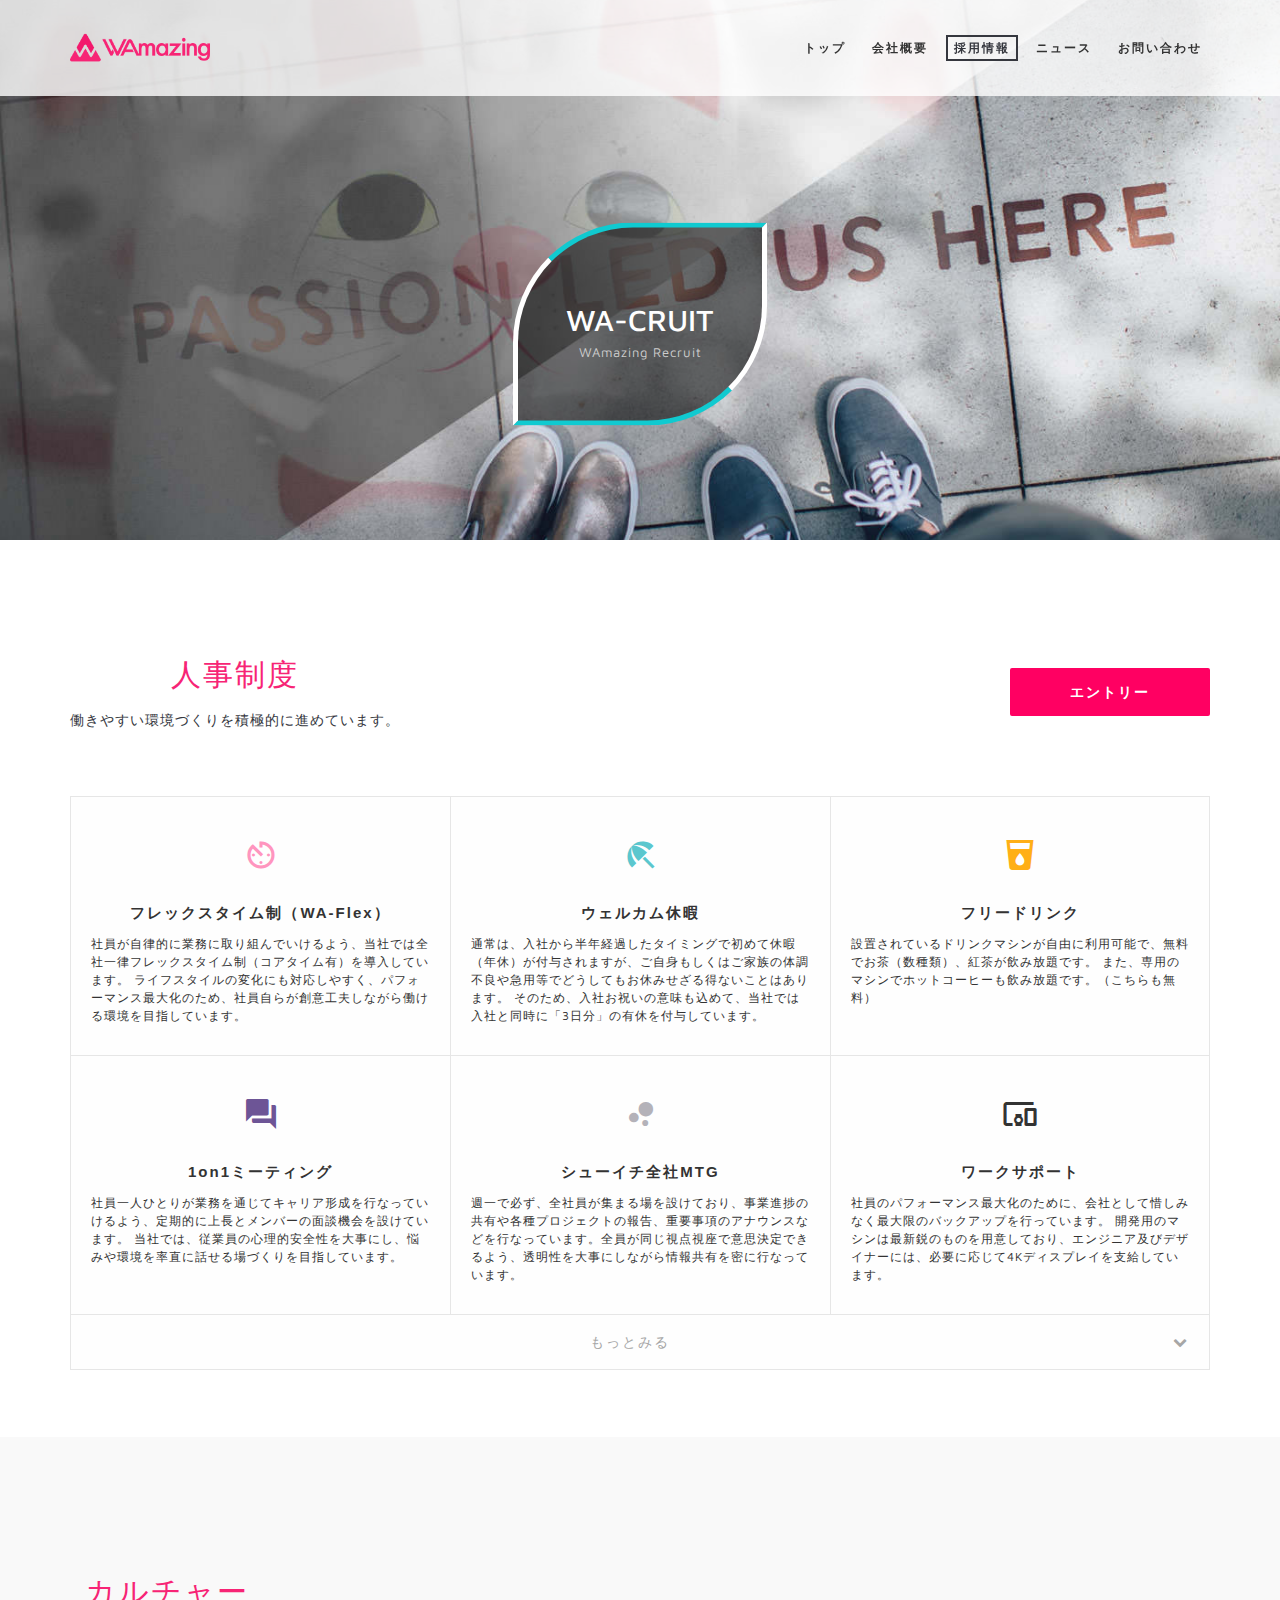
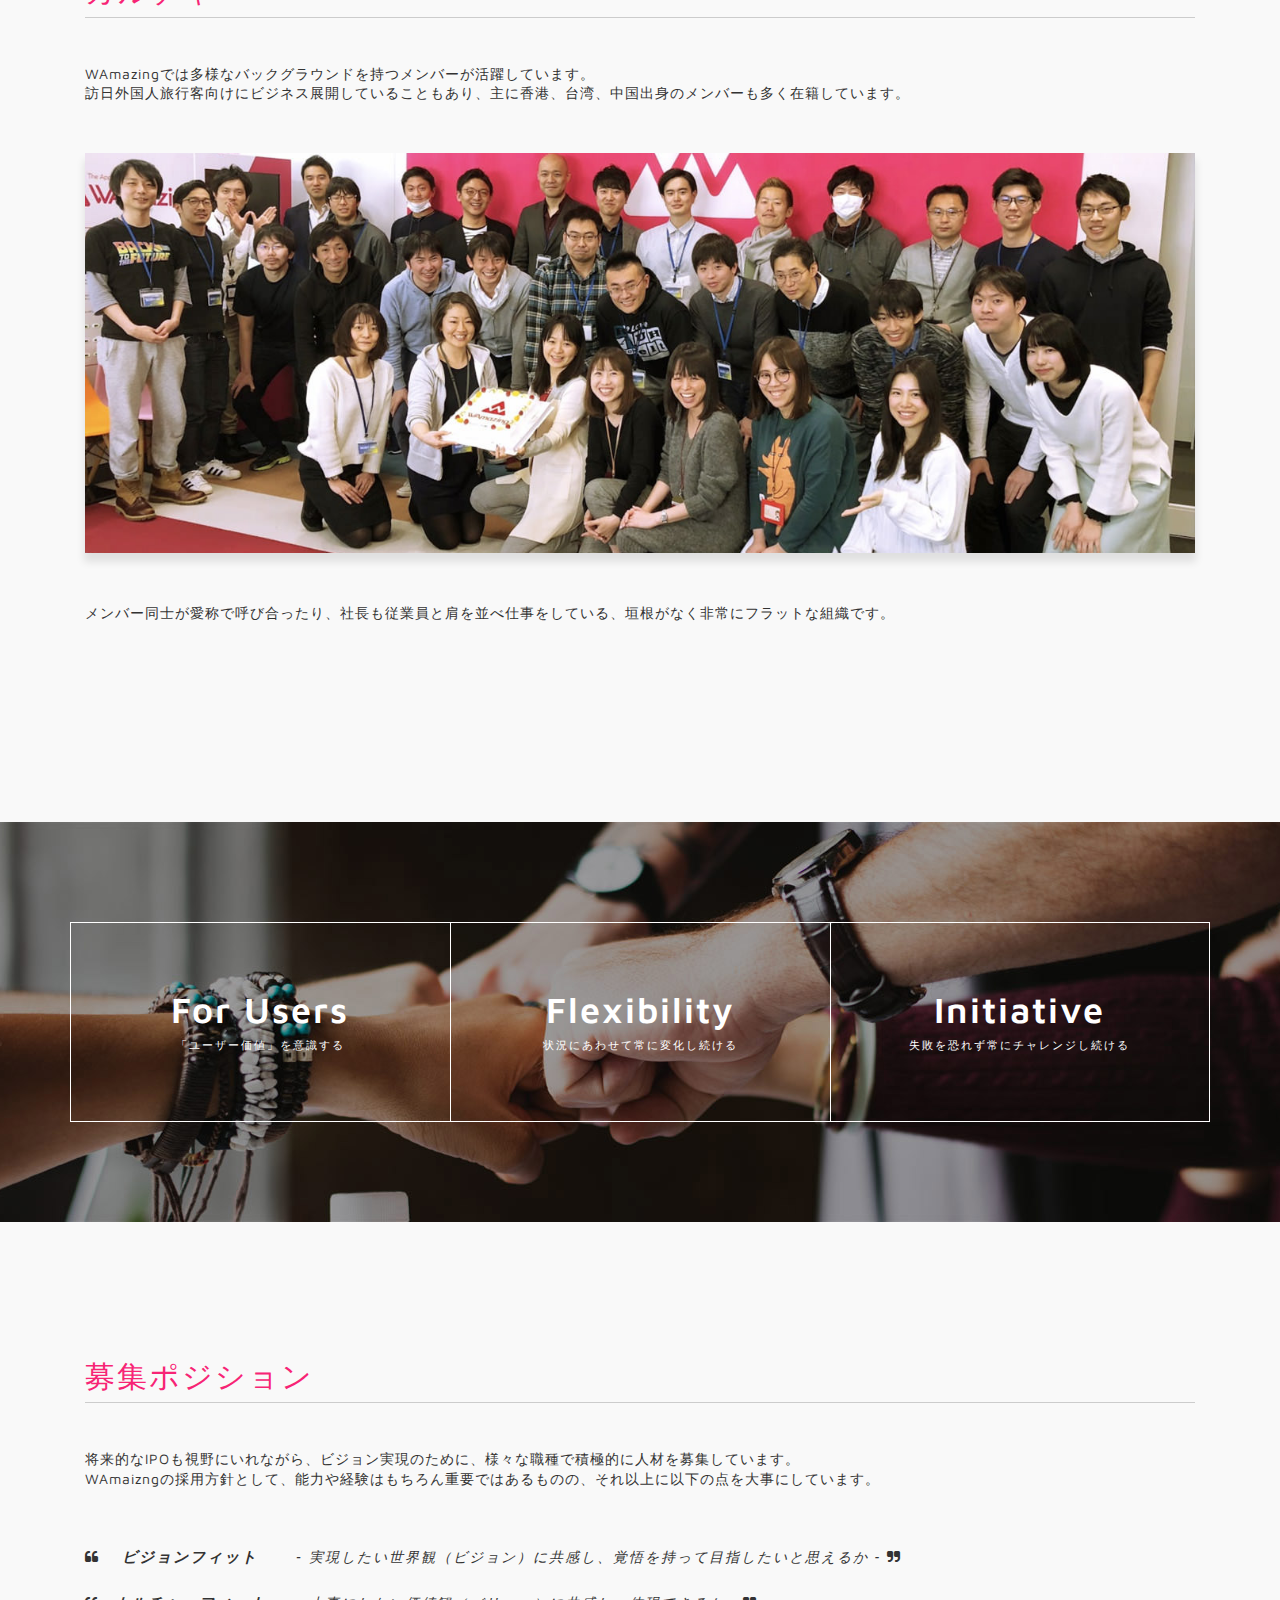
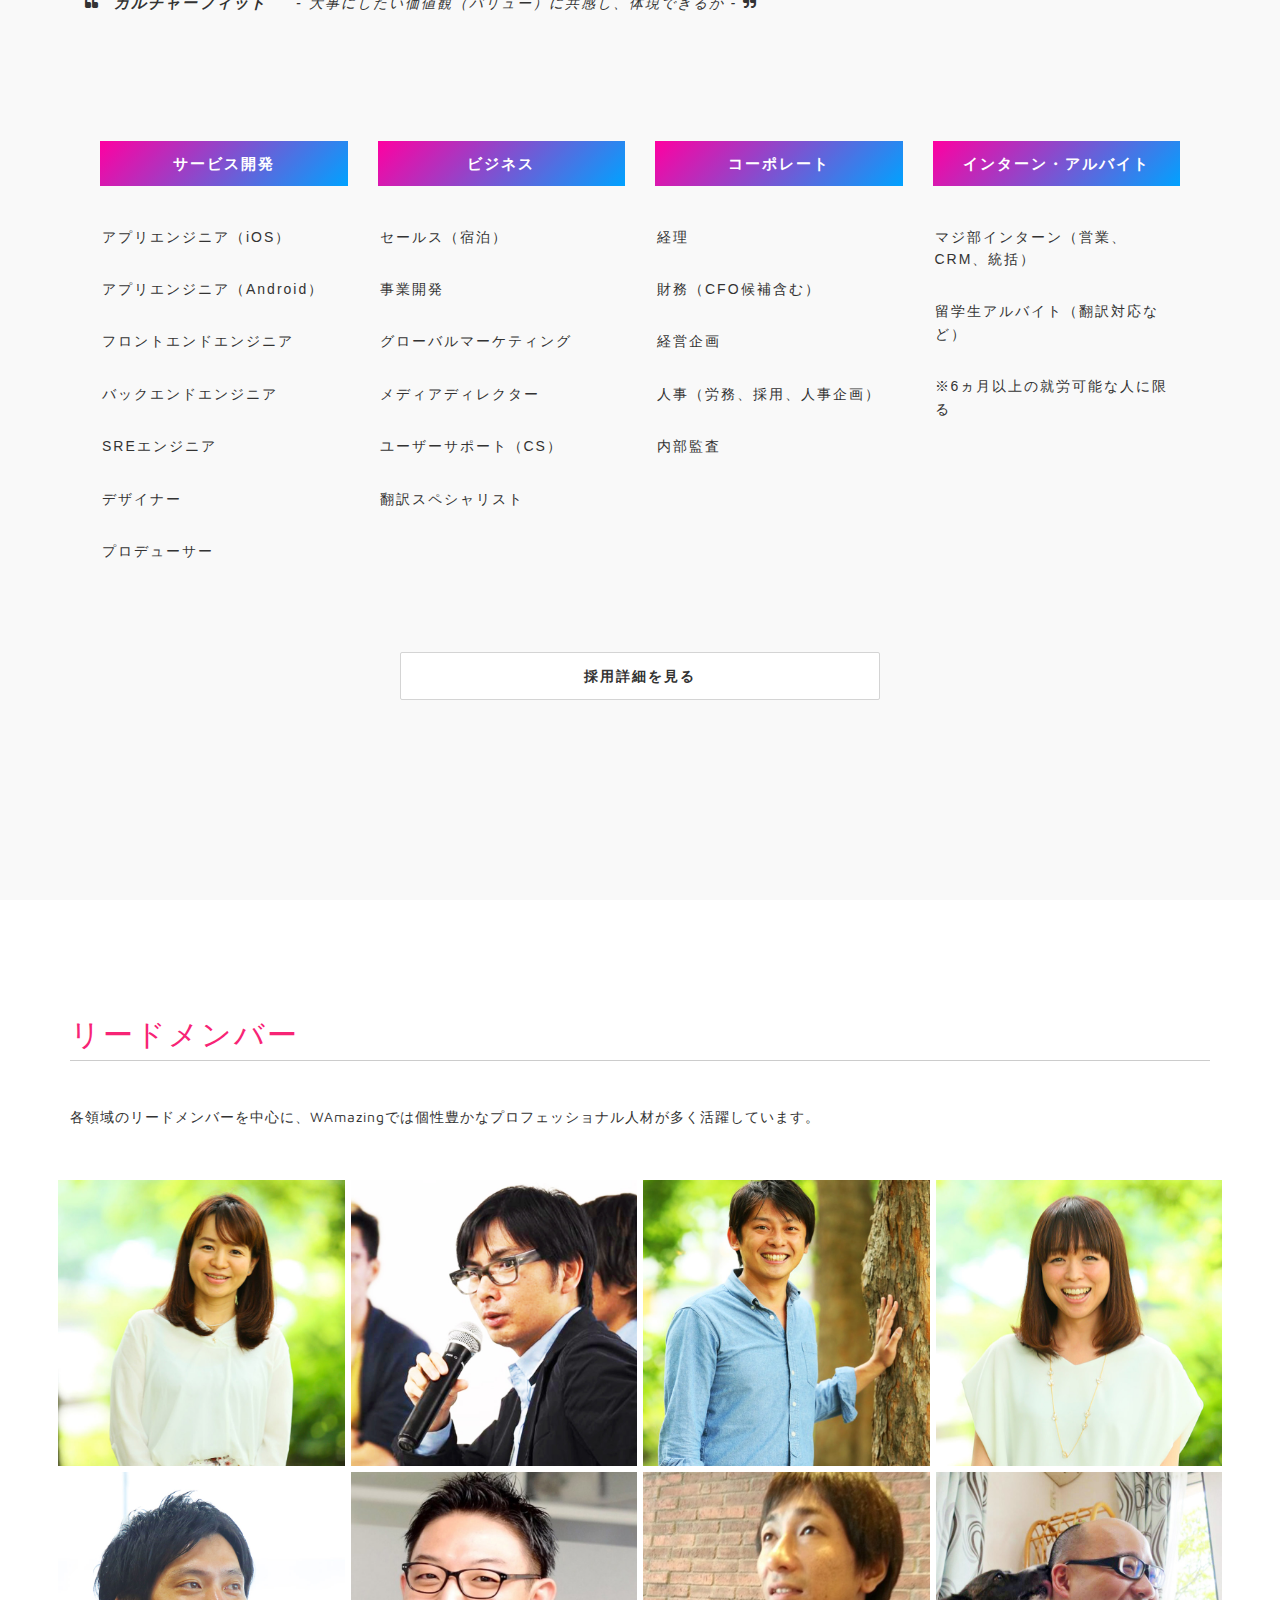
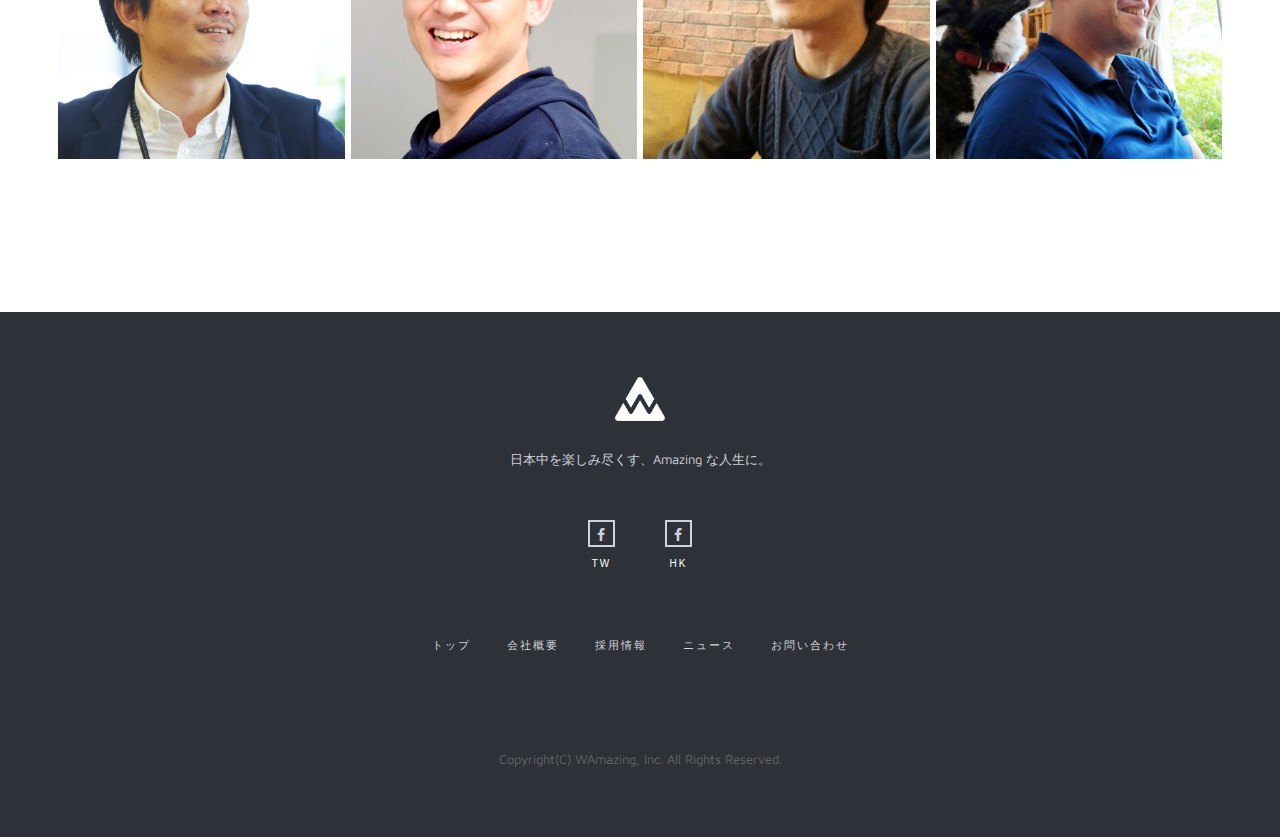
<file: recruit.html>
<!DOCTYPE html>
<html lang="ja">
    <head>
      <meta http-equiv="content-type" content="text/html; charset=utf-8">
      <meta name="description" content="ミッション 日本中を楽しみ尽くしてもらうために、 可能性がある産業や文化を掘り起こし、魅力を磨いて、価値を再構">
      <meta name="keywords" content="WAmazing, ワメイジング, 訪日, 無料SIM, 宿予約, 日本旅">
      <meta name="author" content="WAmazing Designer">
      <meta name="viewport" content="width=device-width, initial-scale=1, maximum-scale=1, user-scalable=no">

      <!-- OpenGraph -->
      <meta property="og:title" content="日本中を楽しみ尽くす、Amazing な人生に。 | WAmazing">
      <meta property="og:type" content="Corporate Site">
      <meta property="og:site_name" content="WAmazing">
      <meta property="og:image" content="">
      <meta property="og:url" content="">
      <meta property="og:description" content="ミッション 日本中を楽しみ尽くしてもらうために、 可能性がある産業や文化を掘り起こし、魅力を磨いて、価値を再構">
      <meta property="og:keywords" content="WAmazing, ワメイジング, 訪日, 無料SIM, 宿予約, 日本旅">
      <meta name="copyright" content="Copyright(C) WAmazing, Inc. All Rights Reserved.">

      <!-- CSS -->
      <link rel="stylesheet" href="css/bootstrap.min.css"/>
      <link rel="stylesheet" href="css/font-awesome.min.css"/>
	  <link href="https://fonts.googleapis.com/icon?family=Material+Icons"
      rel="stylesheet">
      <link rel="stylesheet" type="text/css" href="css/style.css"/>
      <link rel="shortcut icon" href="img/favicon.ico"/>

      <title>日本中を楽しみ尽くす、Amazing な人生に。 | WAmazing採用情報</title>

	  <script async src="https://www.google-analytics.com/analytics.js"></script>
      <!-- End Google Analytics -->

    </head>

    <body>

        <!-- LOADER -->
        <div id="loader-wrapper">
            <div class="loader-content">
                <div class="cube1 wa-cube"></div>
                <div class="cube2 wa-cube"></div>
            </div>
        </div>

        <!-- HEADER -->
        <header class="w-header header">
            <div class="container clearfix nopadding">
                <div id="logo"><a href="index.html"><img src="img/logo.png" width="140" height="36" alt="WAmazingロゴ"/></a></div>
                <div class="menu-button a-menu-button">
                    <span></span>
                    <span></span>
                    <span></span>
                </div>
                <nav class="nav wa-nav clearfix">
                    <ul>
                        <li><a href="index.html" title="Top">トップ</a></li>
                        <li><a href="info.html" title="Company overview">会社概要</a></li>
                        <li class="active"><a href="recruit.html" title="Recruit information">採用情報</a></li>
                        <li><a href="news.html" title="News">ニュース</a></li>
                        <li><a href="inquiry.html" title="inquiry">お問い合わせ</a></li>
                    </ul>
                </nav>
            </div>
        </header>

        <!-- BANNER -->
        <div class="a-banner bg2">
            <img class="center-image" src="img/top_bg4_mini.jpg" alt="日本中を楽しみ尽くす、Amazingな人生に"/>
            <div class="banner_description description_sub3">
                <h1 class="sub_banner">WA-CRUIT</h1>
                <p class="creative"> WAmazing Recruit </p>
            </div>
        </div>

        <!-- RECRUIT -->
        <section class="news-feeds">

			<div class="container text-center">
				<div id="filters_a">
					<a href="#" class="button actual">エントリー</a>
				</div>
				<div class="late">
					<h3>人事制度</h3>
					<p>働きやすい環境づくりを積極的に進めています。</p>
				</div>
			</div>

			<div class="container card_recruit">
				<div class="row">
					<ul class="col-md-12">
						<li class="col-md-4">
							<div class="card_box">
								<div class="recruit_icons"><i class="material-icons pink">&#xE01B;</i></div>
								<div class="card-body">
									<h5 class="card-title">フレックスタイム制（WA-Flex）</h5>
									<p class="card-text">社員が自律的に業務に取り組んでいけるよう、当社では全社一律フレックスタイム制（コアタイム有）を導入しています。
									ライフスタイルの変化にも対応しやすく、パフォーマンス最大化のため、社員自らが創意工夫しながら働ける環境を目指しています。</p>
								</div>
							</div>
						</li>
						<li class="col-md-4">
							<div class="card_box">
								<div class="recruit_icons"><i class="material-icons blue">&#xEB3E;</i></div>
								<div class="card-body">
								    <h5 class="card-title">ウェルカム休暇</h5>
									<p class="card-text">通常は、入社から半年経過したタイミングで初めて休暇（年休）が付与されますが、ご自身もしくはご家族の体調不良や急用等でどうしてもお休みせざる得ないことはあります。 そのため、入社お祝いの意味も込めて、当社では入社と同時に「3日分」の有休を付与しています。</p>
								</div>
							</div>
						</li>
						<li class="col-md-4">
							<div class="card_box">
								<div class="recruit_icons"><i class="material-icons yellow">&#xE544;</i></div>
								<div class="card-body">
									<h5 class="card-title">フリードリンク</h5>
									<p class="card-text">設置されているドリンクマシンが自由に利用可能で、無料でお茶（数種類）、紅茶が飲み放題です。
									また、専用のマシンでホットコーヒーも飲み放題です。（こちらも無料）</p>
								</div>
							</div>
						</li>
						<li class="col-md-4">
							<div class="card_box">
								<div class="recruit_icons"><i class="material-icons violet">&#xE8AF;</i></div>
								<div class="card-body">
									<h5 class="card-title">1on1ミーティング</h5>
									<p class="card-text">社員一人ひとりが業務を通じてキャリア形成を行なっていけるよう、定期的に上長とメンバーの面談機会を設けています。
									当社では、従業員の心理的安全性を大事にし、悩みや環境を率直に話せる場づくりを目指しています。</p>
								</div>
							</div>
						</li>
						<li class="col-md-4">
							<div class="card_box">
								<div class="recruit_icons"><i class="material-icons gray">&#xE6DD;</i></div>
								<div class="card-body">
									<h5 class="card-title">シューイチ全社MTG</h5>
									<p class="card-text">週一で必ず、全社員が集まる場を設けており、事業進捗の共有や各種プロジェクトの報告、重要事項のアナウンスなどを行なっています。全員が同じ視点視座で意思決定できるよう、透明性を大事にしながら情報共有を密に行なっています。</p>
								</div>
								</div>
							</li>
						<li class="col-md-4">
							<div class="card_box">
								<div class="recruit_icons"><i class="material-icons black">&#xE337;</i></div>
								<div class="card-body">
									<h5 class="card-title">ワークサポート</h5>
									<p class="card-text">社員のパフォーマンス最大化のために、会社として惜しみなく最大限のバックアップを行っています。 開発用のマシンは最新鋭のものを用意しており、エンジニア及びデザイナーには、必要に応じて4Kディスプレイを支給しています。</p>
								</div>
							</div>
							</li>
						</ul>
					</div>

					<div id="collapse-collapsed" class="row collapse" aria-labelledby="heading-collapsed">

						<ul class="col-md-12">
							<li class="col-md-4">
								<div class="card_box">
									<div class="recruit_icons"><i class="material-icons green">&#xE0E0;</i></div>
									<div class="card-body">
										<h5 class="card-title">語学学習支援</h5>
										<p class="card-text">バリューに掲げている「For Users」の体現として、ユーザーが中華圏の方々が中心ということも踏まえ、定期的に中国出身の語学講師を招いて、オフィス内で中国語レッスンを開催しています。</p>
									</div>
								</div>
							</li>
							<li class="col-md-4">
								<div class="card_box">
									<div class="recruit_icons"><i class="material-icons orange">&#xE54B;</i></div>
									<div class="card-body">
										<h5 class="card-title">書籍購入補助</h5>
										<p class="card-text">日々の業務から最新の技術、知識を取り入れるために必要な書籍類の購入にあたっては、会社が費用負担します。</p>
									</div>
								</div>
							</li>
							<li class="col-md-4">
								<div class="card_box">
									<div class="recruit_icons"><i class="material-icons red">&#xE56C;</i></div>
									<div class="card-body">
										<h5 class="card-title">ミールサポート</h5>
										<p class="card-text">会社が一部費用を負担する形で、昼食夕食時、又は小腹が空いた時にさくっと食べられるおかず類（カレーもあり）が100円〜200円で購入可能です。また、お菓子類も取り揃えています。</p>
									</div>
								</div>
							</li>
							<li class="col-md-4">
								<div class="card_box">
									<div class="recruit_icons"><i class="material-icons sky">&#xE150;</i></div>
									<div class="card-body">
										<h5 class="card-title">セミナー参加支援</h5>
										<p class="card-text">社員の能力開発を会社として最大限支援するために、最新情報やスキルが学べるセミナーや勉強会の受講費用を会社が全額負担します。</p>
									</div>
								</div>
							</li>
							<li class="col-md-4">
								<div class="card_box">
									<div class="recruit_icons"><i class="material-icons gray">&#xE7FE;</i></div>
									<div class="card-body">
										<h5 class="card-title">社員紹介制度</h5>
										<p class="card-text">社員からの紹介で入社に繋がった場合には、会社からインセンティブを支給します。
										アルバイト、業務委託、正社員、全ての採用ポジションが支給の対象になります。</p>
									</div>
								</div>
							</li>
							<li class="col-md-4">
								<div class="card_box">
									<div class="recruit_icons"><i class="material-icons black">&#xE3F3;</i></div>
									<div class="card-body">
										<h5 class="card-title">ヘルスサポート</h5>
										<p class="card-text">社員がパフォーマンスを発揮していく上で、健康維持は欠かせません。 そのため、通常の健康診断の他に、インフルエンザの流行時期には、予防接種の費用を会社が全額負担します。</p>
									</div>
								</div>
							</li>
						</ul>
					</div>
			</div>

			<div class="container card_ly">
				<div class="card-header">
					<a class="collapsed d-block" data-toggle="collapse" href="#collapse-collapsed" aria-expanded="true" aria-controls="collapse-collapsed" id="heading-collapsed">
            			<i class="fa fa-chevron-down pull-right"></i>もっとみる
					</a>
				</div>
			</div>
        </section>

		<section class="recruit-section second">
            <div class="container">

                <div class="col-md-12">

                    <div class="recruit-wa">
                        <h3 class="title">カルチャー</h3>
                        <p class="recruit-txt">WAmazingでは多様なバックグラウンドを持つメンバーが活躍しています。<br/>
                          訪日外国人旅行客向けにビジネス展開していることもあり、主に香港、台湾、中国出身のメンバーも多く在籍しています。<br/>
                        </p>
						<div class="was">WAmazing Member</div>
						<p class="recruit-txt">メンバー同士が愛称で呼び合ったり、社長も従業員と肩を並べ仕事をしている、垣根がなく非常にフラットな組織です。</p>
                    </div>

                </div>
            </div>
        </section>

        <aside class="value_area none-bottom">
            <div class="value_bg recruit_bg">
                <div class="container">
                    <ul>
                        <li>
                            <dl>
                                <dt>For Users</dt>
                                <dd>「ユーザー価値」を意識する</dd>
                            </dl>
                        </li>
                        <li>
                            <dl>
                                <dt>Flexibility</dt>
                                <dd>状況にあわせて常に変化し続ける</dd>
                            </dl>
                        </li>
                        <li>
                            <dl>
                                <dt>Initiative</dt>
                                <dd>失敗を恐れず常にチャレンジし続ける</dd>
                            </dl>
                        </li>
                    </ul>
                </div>
            </div>
        </aside>

        <section class="recruit-section second">
            <div class="container">
                <div class=""></div>
                <div class="col-md-12">

                    <div class="recruit-wa">
                        <h3 class="title">募集ポジション</h3>
                        <p class="recruit-txt">将来的なIPOも視野にいれながら、ビジョン実現のために、様々な職種で積極的に人材を募集しています。<br/>
						WAmaizngの採用方針として、能力や経験はもちろん重要ではあるものの、それ以上に以下の点を大事にしています。
						</p>
						<ul class="wa-culture-txt">
							<li><i class="fa fa-quote-left"></i><span>ビジョンフィット</span>　- 実現したい世界観（ビジョン）に共感し、覚悟を持って目指したいと思えるか - <i class="fa fa-quote-right"></i></li>
							<li><i class="fa fa-quote-left"></i><span>カルチャーフィット</span>　- 大事にしたい価値観（バリュー）に共感し、体現できるか - <i class="fa fa-quote-right"></i></li>
						</ul>

						<div class="clearfix">
							<ul class="wa-cruit-job">
								<li class="col-md-3 col-xs-12">
									<dl>
										<dt class="color1">サービス開発</dt>
										<dd>
											<ul>
												<li>アプリエンジニア（iOS）</li>
												<li>アプリエンジニア（Android）</li>
												<li>フロントエンドエンジニア</li>
												<li>バックエンドエンジニア</li>
												<li>SREエンジニア</li>
												<li>デザイナー</li>
												<li>プロデューサー</li>
											</ul>
										</dd>
									</dl>
								</li>
								<li class="col-md-3 col-xs-12">
									<dl>
										<dt class="color2">ビジネス</dt>
										<dd>
											<ul>
												<li>セールス（宿泊）</li>
												<li>事業開発</li>
												<li>グローバルマーケティング</li>
												<li>メディアディレクター</li>
												<li>ユーザーサポート（CS）</li>
												<li>翻訳スペシャリスト</li>
											</ul>
										</dd>
									</dl>
								</li>
								<li class="col-md-3 col-xs-12">
									<dl>
										<dt class="color3">コーポレート</dt>
										<dd>
											<ul>
												<li>経理</li>
												<li>財務（CFO候補含む）</li>
												<li>経営企画</li>
												<li>人事（労務、採用、人事企画）</li>
												<li>内部監査</li>
											</ul>
										</dd>
									</dl>
								</li>
								<li class="col-md-3 col-xs-12">
									<dl>
										<dt class="color4">インターン・アルバイト</dt>
										<dd>
											<ul>
												<li>マジ部インターン（営業、CRM、統括）</li>
												<li>留学生アルバイト（翻訳対応など）</li>
												<li>※6ヵ月以上の就労可能な人に限る</li>
											</ul>
										</dd>
									</dl>
								</li>
							</ul>
						</div>

                        <a href="#" class="btn_ai">採用詳細を見る</a>

                    </div>

                </div>
                <div class=""></div>
            </div>
        </section>

		<asdie>
      <div class="container">
        <div class="recruit-wa2">
          <h3 class="title">リードメンバー</h3>
          <p class="recruit-member">各領域のリードメンバーを中心に、WAmazingでは個性豊かなプロフェッショナル人材が多く活躍しています。</p>
        </div>
      </div>
			<div class="container board_member">
				<ul class="row">
					<li>
						<img src="img/01.jpg" alt="">
						<p class="overlay">
							<span class="text">Fumiko Kato<br/><small>代表取締役社長CEO</small></span>
						</p>
					</li>
					<li>
						<img src="img/02.jpg" alt="">
						<p class="overlay">
							<span class="text">Yuichi Tateno<br/><small>取締役CTO</small></span>
						</p>
					</li>
					<li>
						<img src="img/03.jpg" alt="">
						<p class="overlay">
							<span class="text">Keisuke Matsumoto<br/><small>プロダクト</small></span>
						</p>
					</li>
					<li>
						<img src="img/04.jpg" alt="">
						<p class="overlay">
							<span class="text">Satomi Aoki<br/><small>事業開発<br/>（新領域事業）</small></span>
						</p>
					</li>
					<li>
						<img src="img/05.jpg" alt="">
						<p class="overlay">
							<span class="text">Yuji Yamamoto<br/><small>事業開発<br/>（宿事業）</small></span>
						</p>
					</li>
					<li>
						<img src="img/06.jpg" alt="">
						<p class="overlay">
							<span class="text">Takahide Kojima<br/><small>人事総務</small></span>
						</p>
					</li>
					<li>
						<img src="img/07.jpg" alt="">
						<p class="overlay">
							<span class="text">Satoshi Yamamoto<br/><small>マーケティング</small></span>
						</p>
					</li>
					<li>
						<img src="img/08.jpg" alt="">
						<p class="overlay">
							<span class="text">Mitsutaka Okazaki<br/><small>エンジニアリング</small></span>
						</p>
					</li>
				</ul>
			</div>
		</asdie>

        <!--　FOOTER　-->
        <footer class="footer a-footer">
            <div class="container container-footer">
                <a class="logo-footer" href="index.html"><img src="img/logo_white.png" alt="Wamazing logo"/></a>
                <p class="footer-info s-footer-info">日本中を楽しみ尽くす、Amazing な人生に。</p>
                <div class="ftr-social a-social">
                    <a class="social-network sc-fb" href="https://www.facebook.com/wamazing.tw/" target="_blank">
                        <i class="fa fa-facebook"></i><span>TW</span>
                    </a>
                    <a class="social-network sc-fb" href="https://www.facebook.com/wamazing.hk/" target="_blank">
                        <i class="fa fa-facebook"></i><span>HK</span>
                    </a>
                </div>
            </div>
            <div class="ftr-nav-container a-ftr-nav-container">
                <div class="container">
                    <nav class="ftr-nav a-ftr-nav clearfix">
                        <ul>
                            <li class="active"><a class="scroll-to-link" href="index.html">トップ</a></li>
                            <li><a href="info.html">会社概要</a></li>
                            <li><a href="recruit.html">採用情報</a></li>
                            <li><a href="news.html">ニュース</a></li>
                            <li><a href="inquiry.html">お問い合わせ</a></li>
                        </ul>
                    </nav>
                </div>
            </div>
            <div class="ftr-nav-container a-ftr-nav-container">
                <div class="container">
                  <p>Copyright(C) WAmazing, Inc. All Rights Reserved.</p>
                </div>
            </div>
        </footer>

        <!-- JS -->
        <script src="js/jquery-2.2.4.min.js"></script>
		<script src="js/bootstrap.min.js"></script>
        <script src="js/isotope.pkgd.min.js"></script>
        <script src="js/wamazing.js"></script>

    </body>
</html>
</file>
<file: css/style.css>
/* --------------------FONTS-------------------- */
@import url(https://fonts.googleapis.com/css?family=Maven+Pro:400,700,500);
@font-face {
  font-family: 'Jaapokki';
  src: url("../fonts/jaapokki-regular-webfont.eot");
  src: url("../fonts/jaapokki-regular-webfont.eot?#iefix") format("embedded-opentype"), url("../fonts/jaapokki-regular-webfont.woff2") format("woff2"), url("../fonts/jaapokki-regular-webfont.woff") format("woff"), url("../fonts/jaapokki-regular-webfont.ttf") format("truetype"), url("../fonts/jaapokki-regular-webfont.svg#jaapokkiregular") format("svg");
  font-weight: normal;
  font-style: normal;
}

.material-icons {
  font-family: 'Material Icons';
  font-weight: normal;
  font-style: normal;
  font-size: 24px;  /* Preferred icon size */
  display: inline-block;
  line-height: 1;
  text-transform: none;
  letter-spacing: normal;
  word-wrap: normal;
  white-space: nowrap;
  direction: ltr;

  /* Support for all WebKit browsers. */
  -webkit-font-smoothing: antialiased;
  /* Support for Safari and Chrome. */
  text-rendering: optimizeLegibility;

  /* Support for Firefox. */
  -moz-osx-font-smoothing: grayscale;

  /* Support for IE. */
  font-feature-settings: 'liga';
}

/* --------------------LOADER-------------------- */
#loader-wrapper { position: fixed; width: 100%; height: 100%; left: 0; top: 0; z-index: 99999999999; background: #ffffff;}
.loader-content { position: absolute; text-align: center; left: 50%; top: 50%; -webkit-transform: translate(-50%, -50%);
-ms-transform: translate(-50%, -50%); transform: translate(-50%, -50%); width: 50px; height: 50px;}
.spinner { margin: 100px auto; width: 32px; height: 32px; position: relative;}
.b-cube { background: #e66a55;}
.ar-cube { background: #196575;}
.s-cube { background: #d0a97e;}
.f-cube { background: #eb2a2a;}
.m-cube { background: #164b9b;}
.h-cube { background: #3cc5de;}
.r-cube { background: #d0c4b2;}
.t-cube { background: #3cc5de;}
.wa-cube { background: #F72475;}
.cube1, .cube2 { width: 30px; height: 30px; position: absolute; top: 0; left: 0; border-top-left-radius: 100px; border-bottom-right-radius: 100px;
  -webkit-animation: cubemove 1.4s infinite ease-in-out;
  animation: cubemove 1.4s infinite ease-in-out;
}
.cube2 {
  -webkit-animation-delay: -0.9s;
  animation-delay: -0.9s;
}

@-webkit-keyframes cubemove {
  25% { -webkit-transform: translateX(42px) rotate(-90deg) scale(0.5);}
  50% { -webkit-transform: translateX(42px) translateY(42px) rotate(-180deg);}
  75% { -webkit-transform: translateX(0px) translateY(42px) rotate(-270deg) scale(0.5);}
  100% { -webkit-transform: rotate(-360deg);}
}
@keyframes cubemove {
  25% { transform: translateX(42px) rotate(-90deg) scale(0.5); -webkit-transform: translateX(42px) rotate(-90deg) scale(0.5);}
  50% { transform: translateX(42px) translateY(42px) rotate(-179deg); -webkit-transform: translateX(42px) translateY(42px) rotate(-179deg);}
  50.1% { transform: translateX(42px) translateY(42px) rotate(-180deg); -webkit-transform: translateX(42px) translateY(42px) rotate(-180deg);}
  75% { transform: translateX(0px) translateY(42px) rotate(-270deg) scale(0.5); -webkit-transform: translateX(0px) translateY(42px) rotate(-270deg) scale(0.5);}
  100% { transform: rotate(-360deg); -webkit-transform: rotate(-360deg);}
}

/* --------------------RESET-------------------- */
html, body, div, span, applet, object, iframe, h1, h2, h3, h4, h5, h6, p,
blockquote, pre, a, abbr, acronym, address, big, cite, code, del, dfn, em, img, ins, kbd, q, s,
samp, small, strike, strong, sub, sup, tt, var, b, u, i, center, dl, dt, dd, ol, ul, li,
fieldset, form, label, legend, table, caption, tbody, tfoot, thead, tr, th, td, article, aside, canvas, details,
embed, figure, figcaption, footer, header, hgroup, menu, nav, output, ruby, section, summary, time, mark, audio, video {
  margin: 0;
  padding: 0;
  border: 0;
  font-size: 100%;
  font: inherit;
}

/* HTML5 display-role reset for older browsers */
article, aside, details, figcaption, figure, footer, header, hgroup, menu, nav, section {
  display: block;
}
blockquote, q {
  quotes: none;
}
blockquote:before, blockquote:after, q:before, q:after {
  content: '';
  content: none;
}

body * {
  -webkit-text-size-adjust: none;
}

.clear { clear: both; overflow: hidden; height: 0px; font-size: 0px; display: block;}
input:focus, select:focus, textarea:focus, button:focus { outline: none;}
input, textarea, select { font-family: Arial , Verdana , Roboto , "游ゴシック" , "Yu Gothic" , "游ゴシック体" , "YuGothic" , "ヒラギノ角ゴ Pro W3" , "Hiragino Kaku Gothic Pro" , "Meiryo UI" , "メイリオ" , Meiryo , "ＭＳ Ｐゴシック" , "MS PGothic" , sans-serif;
font-weight: 400; -webkit-appearance: none; border-radius: 0;}
a, a:link, a:visited, a:active, a:hover { cursor: pointer; text-decoration: none; outline: none;}
a { transition: .5s ease;}

body { font-family: "Helvetica Neue" , Helvetica , "游ゴシック" , "Yu Gothic" , "游ゴシック体" , "YuGothic" , "ヒラギノ角ゴ Pro W3" , "Hiragino Kaku Gothic Pro" , "Meiryo UI" , "メイリオ" , Meiryo , "ＭＳ Ｐゴシック" , "MS PGothic" , sans-serif;
letter-spacing: 2px; font-weight: normal; font-size: 14px; line-height: 1;}
p { font-family: 'Maven Pro' , "Helvetica Neue" , Helvetica , "游ゴシック" , "Yu Gothic" , "游ゴシック体" , "YuGothic" , "ヒラギノ角ゴ Pro W3" , "Hiragino Kaku Gothic Pro" , "Meiryo UI" , "メイリオ" , Meiryo , "ＭＳ Ｐゴシック" , "MS PGothic" , sans-serif;
letter-spacing: 1px;}


/* --------------------GLOBAL SETTINGS-------------------- */
/*table*/
.table-view { height: 100%; width: 100%; display: table;}
.row-view { display: table-row;}
.cell-view { display: table-cell; vertical-align: middle; height: inherit;}
/*buttons*/
.nopadding { padding-left: 0; padding-right: 0;}
/*content wrapper*/
#content-wrapper { padding-top: 122px; position: relative;}
body.header-moved #content-wrapper { padding-top: 244px;}
.container-above-header { position: absolute; width: 100%; left: 0; top: 0;}

/*text styles*/
h1, h2, h3, h4, h5, h6 { font-family: "Helvetica Neue" , Helvetica , "游ゴシック" , "Yu Gothic" , "游ゴシック体" ,
"YuGothic" , "ヒラギノ角ゴ Pro W3" , "Hiragino Kaku Gothic Pro" , "Meiryo UI" , "メイリオ" , Meiryo , "ＭＳ Ｐゴシック" , "MS PGothic" , sans-serif;}
h3 { text-transform: uppercase;}

/*map*/
#map-canvas { height: 660px; background: #485b77;}
.block #map-canvas { margin-bottom: 60px;}
/*video player*/
.video-player { position: fixed; left: 0; top: 0; width: 100%; height: 100%; background: rgba(22, 29, 40, 0.8); z-index: 10;
transform: translateX(-100%); -moz-transform: translateX(-100%); -webkit-transform: translateX(-100%); -ms-transform: translateX(-100%);}
.video-player.active { transform: translateX(0%); -moz-transform: translateX(0%); -webkit-transform: translateX(0%); -ms-transform: translateX(0%);}
.video-iframe { position: absolute; left: 50px; top: 50px; right: 50px; bottom: 50px;}
.video-iframe iframe { position: absolute; left: 0; top: 0; width: 100%; height: 100%;}
.video-player .close-iframe { color: #ff6c3a; font-family: 'bold', sans-serif, Arial; font-size: 27px; width: 50px; height: 50px; line-height: 50px;
position: absolute; top: 0; right: 0; cursor: pointer; text-align: center;}
.video-player .close-iframe:hover { color: #fff;}

@media (max-width: 991px) {
  #content-wrapper, body.header-moved #content-wrapper { padding-top: 50px;}
  .container-above-header { position: relative;}
  #map-canvas { height: 300px;}
  .block #map-canvas { margin-bottom: 30px;}
}

.background-parent { background-size: cover; background-repeat: no-repeat; background-position: center;}
.read-more i { position: relative; display: inline-block; right: 0; transition: right 0.3s linear;}
.read-more:hover i { right: -10px;}
.block-title { color: #196575; font-size: 30px; text-transform: uppercase; letter-spacing: 10px; line-height: 1.3; text-align: center;
margin-bottom: 23px; word-wrap: break-word;}

@media screen and (max-width: 481px) {
  .block-title { font-size: 30px;}
}

.sub-title { max-width: 560px; color: #35373e; text-align: center; margin: 0 auto; line-height: 1.7; padding: 0 15px 80px; font-size: 16px;
font-family: 'Maven Pro'; letter-spacing: 0;}

.template-box { float: left; width: 33.333%; margin-top: 100px; padding: 0 15px;}
@media screen and (max-width: 992px) {
  .template-box { margin-top: 70px; width: 100%;}
}

.template-box p { padding-top: 30px; text-transform: uppercase; color: #333; font-size: 13px;}
.img-box { position: relative; margin: auto; border: 3px solid transparent; display: block; overflow: hidden;}
@media screen and (max-width: 992px) {
  .img-box { display: inline-block;}
}

.img-box .template-link { position: absolute; background: rgba(0, 0, 0, 0.8); opacity: 0; transition: opacity 0.3s linear; width: 100%; height: 100%;}
.img-box .template-link a { padding: 12px 20px 10px; position: absolute; top: 50%; left: 50%;
  -webkit-transform: translate(-50%, -300px);
      -ms-transform: translate(-50%, -300px);
          transform: translate(-50%, -300px);
  border: 2px solid #ffffff;
  color: #fff;
  font-size: 12px;
  text-transform: uppercase;
  transition: -webkit-transform 0.4s ease;
  transition: transform 0.4s ease;
}
.img-box .template-link a i { background: url("../img/v-arrow.png"); width: 18px; height: 8px; margin-left: 5px;}
.img-box:hover .template-link { opacity: 1;}
.img-box:hover .template-link a {
  -webkit-transform: translate(-50%, -50%);
      -ms-transform: translate(-50%, -50%);
          transform: translate(-50%, -50%);
}
.img-box img { max-width: 100%; display: block; height: auto;}
.template-box-1 { border-color: #37383d;}
.template-box-2 { border-color: #c6b7a0;}
.template-box-3 { border-color: #eb2b2a;}
.template-box-4 { border-color: #164b9b;}
.template-box-5 { border-color: #223c3d;}
.template-box-6 { border-color: #e06b57;}
.template-box-7 { border-color: #196575;}
.template-box-8 { border-color: #d0a97e;}
.template-box-9 { border-color: #3dc5df;}

@-webkit-keyframes scroll-arrow {
  from {
    bottom: 48px;
  }
  to {
    bottom: 30px;
  }
}
@-ms-keyframes scroll-arrow {
  from {
    bottom: 48px;
  }
  to {
    bottom: 30px;
  }
}
@keyframes scroll-arrow {
  from {
    bottom: 48px;
  }
  to {
    bottom: 30px;
  }
}

.module { background: #f1f2f1; padding: 70px 0 0;}
.module img { width: 65px; float: left; margin-right: 30px;}
.module .content { width: 60%; font-size: 14px; line-height: 22px; color: #2c2c2c; font-family: 'Maven Pro'; letter-spacing: 1px; float: left;}

@media screen and (max-width: 992px) {
  .module .content { text-align: center; width: 90%; margin: 0 auto; float: none;}
}

.module .col-md-4 { min-height: 200px;}

@media screen and (max-width: 992px) {
  .module .col-md-4 { margin-bottom: 30px;}
}

@media screen and (max-width: 992px) {
  .module { text-align: center;}
  .module img { float: none; margin-bottom: 20px;}
}

.arrow-down { width: 18px; height: 18px; background: url("../img/down-arrow.png"); position: absolute; left: 50%; bottom: 48px;
  -webkit-transform: translateX(-50%);
      -ms-transform: translateX(-50%);
          transform: translateX(-50%);
  z-index: 9999;
  cursor: pointer;
  -webkit-animation: scroll-arrow 750ms ease-in-out infinite alternate;
  animation: scroll-arrow 750ms ease-in-out infinite alternate;
}


.gmnoprint a, .gmnoprint span { display: none;}
.gmnoprint div { background: none !important;}

/* 7- PLUGINS STYLE  */
.swiper-container { margin: 0 auto; position: relative; overflow: hidden; direction: ltr;
  -webkit-backface-visibility: hidden;
  -ms-backface-visibility: hidden;
  -o-backface-visibility: hidden;
  backface-visibility: hidden;
  /* Fix of Webkit flickering */
  z-index: 1;
  height: inherit !important;
}
.swiper-wrapper { position: relative; width: 100%; height: inherit !important;
  -webkit-transition-property: -webkit-transform, left, top;
  -webkit-transition-duration: 0s;
  -webkit-transform: translate3d(0px, 0, 0);
  -webkit-transition-timing-function: ease;
  -moz-transition-duration: 0s;
  -moz-transform: translate3d(0px, 0, 0);
  -moz-transition-timing-function: ease;
  -o-transition-duration: 0s;
  -o-transform: translate3d(0px, 0, 0);
  -o-transition-timing-function: ease;
  -o-transform: translate(0px, 0px);
  -ms-transition-property: -ms-transform, left, top;
  -ms-transition-duration: 0s;
  -ms-transform: translate3d(0px, 0, 0);
  -ms-transition-timing-function: ease;
  transition-property: transform, left, top;
  transition-duration: 0s;
  -webkit-transform: translate3d(0px, 0, 0);
          transform: translate3d(0px, 0, 0);
  transition-timing-function: ease;
  box-sizing: content-box;
}
.swiper-free-mode > .swiper-wrapper { transition-timing-function: ease-out; margin: 0 auto;}
.swiper-slide { float: left; height: inherit !important; box-sizing: content-box;}

/* IE11 Windows Phone 8 Fixes */
.swiper-wp8-horizontal { -ms-touch-action: pan-y;}
.swiper-wp8-vertical { -ms-touch-action: pan-x;}

/* Specify Swiper's Size: */
.swiper-container { width: 100%; height: auto;}
.swiper-slide { width: 100%; height: 100%;}
.swiper-slide-active {}
.swiper-slide-visible {}

.swiper-pagination-switch { background: transparent; display: inline-block; cursor: pointer;
width: 16px; height: 16px; border: 2px solid transparent; position: relative; margin: 8px; border-radius: 50%;}
.swiper-pagination-switch:after { content: ''; position: absolute; left: 0; top: 0; right: 0; bottom: 0;
margin: auto; width: 8px; height: 8px; background: #fff; border-radius: 50%;}
.swiper-active-switch { border-color: #fff;}


.store_ui { margin: 10px auto; text-align: center; width: 300px;}
.store_ui li { list-style: none; float: left; padding: 10px 2px;}
.appstore img{width:140px; height:42px;}



/* --------------------HEADER COMMON-------------------- */
#logo { margin: 0 0 30px 15px; float: left;}
@media screen and (max-width: 992px) {
  #logo { margin: 0 0 15px 15px;}
}

.header { position: fixed; width: 100%; z-index: 9999; background: #fff; padding-top: 30px; transition: background 0.3s linear;}
.header > .container { position: relative;}
@media screen and (max-width: 992px) {
  .header { background: rgba(255, 255, 255, 0.97); padding-top: 15px;}
}

.nav { float: right; margin-top: 5px; margin-right: 15px;}
@media screen and (max-width: 992px) {
  .nav { display: none; width: 100%; margin-right: 0;}
}

.nav li { list-style: none; float: left; margin: 0 5px;}
@media screen and (max-width: 1200px) {
  .nav li { margin: 0 5px;}
}
@media screen and (max-width: 992px) {
  .nav li { float: none; width: 100%; text-align: center; margin: 0;}
}
@media screen and (max-width: 992px) {
  .nav li { padding-left: 20px; padding-right: 20px;}
}

.nav li a { color: #35373e; font-size: 12px; text-transform: uppercase; padding: 5px 6px 5px 6px;
border: 2px solid transparent; transition: border-color 0.2s linear; display: inline-block;}
@media screen and (max-width: 1200px) {
  .nav li a { font-size: 12px;}
}
@media screen and (max-width: 992px) {
  .nav li a { padding: 17px 0; display: block; border: none; border-top: 1px solid #35373e;
    transition: color 0.2s linear, background 0.2s linear; font-size: 13px;}
}

.nav li a:hover { border-color: #196575;}
@media screen and (max-width: 992px) {
  .nav li a:hover { background: #196575; color: #fff;}
}

.nav li:last-of-type { margin-right: 0;}
.nav li.active a { border-color: #196575;}

.menu-button, .m-menu-button { width: 30px; height: 18px; position: absolute; right: 15px; display: none; cursor: pointer; margin-top: 8px;}
.menu-button span, .m-menu-button span { height: 2px; margin-top: 10px; background: #03dcd4; display: block; position: relative; top: 0;
transition: all 500ms ease-out;}
@media screen and (max-width: 992px) {
  .menu-button, .m-menu-button { display: block;}
}

.menu-button span:first-child, .m-menu-button span:first-child { margin-top: 0;}
.menu-button.active span:nth-child(1), .m-menu-button.active span:nth-child(1) {
  -webkit-transform: rotate(45deg);
      -ms-transform: rotate(45deg);
          transform: rotate(45deg);
  top: 7px;
}
.menu-button.active span:nth-child(2), .m-menu-button.active span:nth-child(2) {
  opacity: 0;
  top: 7px;
}
.menu-button.active span:nth-child(3), .m-menu-button.active span:nth-child(3) {
  -webkit-transform: rotate(-45deg);
      -ms-transform: rotate(-45deg);
          transform: rotate(-45deg);
  top: -17px;
}

.m-menu-button { transition: top 0.4s ease;}
.m-menu-button.active span { color: #164b9b;}
.m-menu-button.active { top: 5px;}

/* --------------------FOOTER COMMON-------------------- */
.footer { background: #222; padding-top: 65px;}
@media screen and (max-width: 768px) {
  .footer { padding-top: 45px;}
}

img.footer-logo { display: block; margin: 0 auto;}
.footer h3 { text-transform: uppercase; text-align: center; font-size: 16px; margin-top: 70px; color: #fff; letter-spacing: 5px;}
.footer p { text-align: center; font-size: 13px; font-family: 'Maven Pro'; color: #646464; max-width: 550px; margin: 27px auto 45px; line-height: 22px; letter-spacing: 0;}

.ftr-social { display: table; margin: 50px auto 50px;}
.ftr-social a span { color: #fff; text-align: center; display: inline-block; font-weight: 300; font-size: 10px;}
@media screen and (max-width: 768px) {
  .ftr-social { margin-bottom: 30px; margin-top: 30px;}
}

.ftr-social .social-network { opacity: 1; text-align: center; width: 27px; height: 27px; border: 2px solid #646464; margin: 0 25px; position: relative;}
@media screen and (max-width: 600px) {
  .ftr-social .social-network { margin: 0 15px;}
}
.ftr-social .social-network { line-height: 27px;}
.ftr-social .social-network i { color: #646464;}
.ftr-social .social-network:hover i { color: #fff;}

@media (max-width: 991px) {
  .footer h3, .s-footer { margin-top: 20px;}
  .footer p { margin-top: 15px;}
}

.ftr-nav-container { background: #171717; padding: 18px 0 22px;}
@media screen and (max-width: 992px) {
  .ftr-nav-container { display: block;}
}

.ftr-nav { display: table; margin: 0 auto;}
.ftr-nav li { float: left; list-style: none;}
.ftr-nav li a { text-transform: uppercase; display: inline-block; padding: 0 18px; margin: 0 auto; color: #646464; transition: color 0.2s linear; font-size: 11px;}

.footer-info { color: #646464;}



/* --------------------HEADER-------------------- */
.w-header { background: rgba(255,255,255,0.8);}
@media screen and (max-width: 992px) {
  .w-header { background: #fff !important; border-bottom: 1px solid #ccc;
  box-shadow: 5px 8.7px 20px rgba(0, 0, 0, 0.2);}
}
.w-header-active { background: #fff !important; border-bottom: 1px solid #ccc;}
.wa-nav li a { color: #333; font-weight: 600;}
.wa-nav li a:hover { color: #35373e; border-color: #35373e;}
@media screen and (max-width: 992px) {
  .wa-nav li a { border-top: 1px solid #ccc;}
  .wa-nav li a:hover { background: #ffffff; color: #35373e;}
}
.wa-nav li.active a { color: #35373e; border-color: #35373e;}

@media screen and (max-width: 992px) and (max-width: 992px) {
  .wa-nav li a:hover { border-color: #ccc;}
  .wa-nav li.active a { background: #F72475; color: #fff; border-color: #F72475;}
}
@media screen and (max-width: 769px) {
  .wa-nav li { text-align: left !important;}
  .wa-nav li a { padding-left: 15px;}
  .wa-nav li a:hover { border-color: #ccc;}
  .wa-nav li.active a { color: #fff; border-color: #F72475;}
}
@media screen and (max-width: 481px) {
  .wa-nav li { text-align: left !important;}
  .wa-nav li a { padding-left: 15px;}
  .wa-nav li a:hover { border-color: #ccc;}
}

.a-menu-button span { background: #35373e;}
.a-block-title { color: #F72475 !important; letter-spacing: 0;}
.a-sub-title { color: #35373e; font-size: 16px; line-height: 1.6;}
.a-sub-title a { color: #F72475; font-weight: 600; padding-bottom: 3px; font-size: 16px;}
.a-sub-title a:hover { border-bottom: 1px dashed #F72475;}
.b-sub-title { color: #35373e; margin-top: 5px; font-size: 14px; line-height: 1.6;}
.a-banner { background-size: cover; min-height: 600px; height: 80vh; position: relative; background-position: center;}
.a-banner.bg2 { background-size: cover; min-height: 500px; height: 60vh; position: relative; background-position: center;}
@media screen and (max-width: 992px) {
  .a-banner { height: auto; min-height: 100%; padding: 120px 0 70px;}
  .a-banner.bg2 { height: auto; min-height: 100%; padding: 140px 0 70px;}
}
@media screen and (max-width: 992px) {
  .a-sub-title { text-align: left;}
  .b-sub-title { text-align: left;}
}
.banner_description { border: 5px solid #fff; text-align: center; max-width: 660px; padding: 35px 68px; position: absolute; left: 50%; top: 50%;
  background: rgba(0, 0, 0, 0.55);
  -webkit-transform: translate(-50%, -50%);
      -ms-transform: translate(-50%, -50%);
          transform: translate(-50%, -50%);
  overflow: hidden;
  border-top-left-radius: 120px;
  border-bottom-right-radius: 120px;
  border-top-color: #F72475;
  border-bottom-color: #F72475;
}

.description_sub2 { border: 5px solid #fff; border-top-color: #683855; border-bottom-color: #683855; padding: 60px 48px; top: 60%;}
.description_sub3 { border: 5px solid #fff; border-top-color: #10cad0; border-bottom-color: #10cad0; padding: 60px 48px; top: 60%;}
.description_sub4 { border: 5px solid #fff; border-top-color: #f5db48; border-bottom-color: #f5db48; padding: 60px 48px; top: 60%;}
.description_sub5 { border: 5px solid #fff; border-top-color: #101010; border-bottom-color: #101010; padding: 60px 48px; top: 60%;}

@media screen and (max-width: 992px) {
  .banner_description {
    margin: 0 auto;
    -webkit-transform: translate(0);
        -ms-transform: translate(0);
            transform: translate(0);
    position: relative;
    left: 0;
    top: 0;
    max-width: 460px;
  }
}
.banner_description h1 { font-size: 60px; color: #fefefe; line-height: 1.1; margin: 15px 0 8px; font-family: 'Maven Pro'; font-weight: 500; letter-spacing: -4px;}
.banner_description h1 span { color: #F72475; text-transform: uppercase; font-weight: 400; font-family: 'Jaapokki';}
.banner_description h1.sub_banner {font-size: 30px; letter-spacing: 0;}

.hello { color: #f8f8f8; font-size: 24px; line-height: 1.3; font-weight: 300;}
.creative { color: #cecece; font-size: 13px; line-height: 1.3; font-weight: 300; font-family: 'Maven Pro';}

@media screen and (max-width: 992px) {
  .a-banner-slider { min-height: 500px; padding: 50px 0 0;}
  .a-banner-slider .banner_description {
    position: absolute;
    top: 50%;
    left: 50%;
    -webkit-transform: translate(-50%, -50%);
        -ms-transform: translate(-50%, -50%);
            transform: translate(-50%, -50%);
  }
  .a-banner-slider .banner_description h1 { font-size: 40px; margin-top: 20px;}
}

@media screen and (max-width: 481px) {
  .hello { font-size: 20px; font-weight: 400;}
  .creative { font-size: 12px; line-height: 1.3;}
  .news-area .mark{padding:4px 8px; background: #03e7fb; color: #fff; border-radius: 5px; margin-right: 20px; float: left; margin-bottom: 5px;}
  .banner_description { margin: 0 10px;
    border-top-left-radius: 0;
    border-bottom-right-radius: 0;
    padding: 45px 30px;
  }
  .a-banner { height: auto; min-height: 100%; padding: 80px 0 12px;}
  .a-banner.bg2 { height: auto; min-height: 100%; padding: 80px 0 12px;}
  .banner_description h1 { font-size: 50px; color: #fefefe; line-height: 1.1; margin: 15px 0 8px; font-family: 'Maven Pro'; font-weight: 500; letter-spacing: -4px;}
  .banner_description h1 span { color: #F72475; text-transform: uppercase; font-weight: 400; font-family: 'Jaapokki';}
}
.wa-slide { position: relative; background-position: center; background-size: cover;}
@media screen and (max-width: 992px) {
  .wa-slide { min-height: 500px;}
}

.a-arrow-left { left: 5% !important; top: 50% !important;}
@media screen and (max-width: 992px) {
  .a-arrow-left { display: none;}
}

.a-arrow-right { right: 10% !important; top: 50% !important;}
@media screen and (max-width: 992px) {
  .a-arrow-right { display: none;}
}

.a-pagination { display: block !important; position: absolute; bottom: 10px; left: 50%;
  -webkit-transform: translateX(-50%);
      -ms-transform: translateX(-50%);
          transform: translateX(-50%);
}
.a-pagination .swiper-pagination-switch { background: #F72475;}

@media screen and (max-width: 992px) {
  .a-pagination { display: block !important; position: absolute; bottom: 10px; left: 50%;
    -webkit-transform: translateX(-50%);
        -ms-transform: translateX(-50%);
            transform: translateX(-50%);
  }
  .a-pagination .swiper-pagination-switch { background: #F72475;}
}

video.bgvid { position: absolute; right: 0; bottom: 0; min-width: 100%; min-height: 100%; width: auto; height: auto;
  z-index: -100;
  background: url("../img/bg_top.jpg") no-repeat;
  background-size: cover;
}

@media screen and (max-width: 992px) {
  .video-banner { min-height: 600px;}
}
@media screen and (max-width: 481px) {
  .video-banner { min-height: 480px;}
}

/* --------------------NEWS-------------------- */
.news-area { padding:20px 0;}
.news-area .wa-news { padding: 0 20px 15px 20px; width: 100%; height: auto; display: inline-block; font-size: 13px;}
.news-area .mark { border-top-left-radius: 100px; border-bottom-right-radius: 100px; margin-right: 20px; float: left; letter-spacing: -1px; padding:4px 0; text-align: center; width: 100px!important;}
.news-area .mark.type_press{ background: #fff; color: #ff7aaf; border:1px solid #ff7aaf; }
.news-area .mark.type_media{ background: #fff; color: #49abff; border:1px solid #49abff; }
.news-area .mark.type_news{ background: #fff; color: #ffce49; border:1px solid #ffce49; }
.news-area .news-txt{ float: left; padding:4px 0;}
.news-area .more-news{ float: right;  font-family: 'Maven Pro'; padding:6px 8px; display: inline-block;}
.news-area .more-news a { color: #999; font-weight: 600;}
.news-area .more-news a:hover { color:#4970ff;}
.news-area .news-txt a { color: #333333; line-height: 1.6;}
.news-area .news-txt a:hover{ color: #4970ff;}

/* --------------------ABOUT-------------------- */
.a-about-section { background: #f9f9f9; padding: 140px 0;}
@media screen and (max-width: 992px) {
  .a-about-section { padding: 70px 0;}
}

.pic-1 { box-shadow: 5px 8.7px 20px rgba(0, 0, 0, 0.2); width: 100%; height: auto;}
.pic-2 { width: 100%; height: auto; box-shadow: 5px 8.7px 20px rgba(0, 0, 0, 0.2); margin-top: 30px;}

@media screen and (max-width: 768px) {
  .col-pic1 { display: none;}
}

@media screen and (max-width: 992px) {
  .col-pic2 { display: none;}
}

.about-us { padding-left: 42px; padding-top: 90px;}
.about-us h2 { text-transform: uppercase; color: #F72475; font-size: 30px; margin-bottom: 26px; letter-spacing: -4px;}
.about-us .read-more { color: #95979e;}
@media screen and (max-width: 768px) {
  .about-us { padding: 0 15px;}
  .about-us h2 { text-align: center;}
  .about-us h3 { text-align: center;}
}
.about-us h3 { font-size: 18px; color: #35373e; line-height: 1.5; margin-bottom: 15px; font-weight: 600;}
.about-us p { font-size: 15px; color: #35373e; line-height: 1.5; margin-bottom: 25px; margin-top: 20px;}
.arrow-green { background: url("../img/right.png") no-repeat; width: 18px; height: 8px;}


/* --------------------WORK PROCESS-------------------- */
.work-process { text-align: center; padding-top: 140px; padding-bottom: 140px; background: #fff; width: 100%;}
.work-process h2 { font-size: 30px;}
@media screen and (max-width: 992px) {
  .work-process { padding-bottom: 70px !important; padding-top: 70px !important;}
}

.a-work-process .sub-title { padding-bottom: 10px; color: #35373e; font-size: 20px; font-weight: 600;}

.process { margin: 85px 10px 0 10px;}
@media screen and (max-width: 992px) {
  .process { margin-top: 55px;}
}

.process h6 { color: #95979e; font-size: 13px; margin-top: 28px; text-transform: uppercase;}
.process:hover h6 { color: #35373e;}
.process img { display: inline-block; margin: auto; opacity: 1; width: 100%; height: auto;
border-top-left-radius: 30%; border-bottom-right-radius: 30%; margin-bottom: 15px; box-shadow: 0 8px 8px 1px rgba(0, 0, 0, 0.1); }
.process:hover img { opacity: 1;}

.number { border-radius: 50%; border: 2px solid #eeeef0; width: 50px; height: 50px; margin: auto; margin-top: 50px;
font-size: 18px; color: #95979e;}
.number p { color: #95979e; margin-top: 17px;}
.active-process p { color: #35373e;}
.process:hover p { color: #35373e;}
.read { font-family: 'Maven Pro'; font-size: 14px; line-height: 26px; text-align: left; color: #95979e; margin-top: 44px;}
.use { font-size: 15px; text-transform: uppercase; text-align: center; line-height: 1.6; margin-top: 5px; color: #35373e;}
.process-info { display: none;}
.active-info { display: block;}


/* --------------------TEAM-------------------- */
.a-team { padding-top: 140px;}
.a-team .block-title { margin-bottom: 90px;}
@media screen and (max-width: 992px) {
  .a-team .block-title { margin-bottom: 30px;}
}
@media screen and (max-width: 992px) {
  .a-team { padding-top: 70px;}
}

.our-team h2 { font-size: 30px; margin-top: 138px; text-transform: uppercase; text-align: center; margin-bottom: 90px; line-height: 40px;}
.team-member { position: relative; text-align: center; padding-bottom: 15px;}
.team-member h5 { font-size: 13px; margin-top: 30px; text-transform: uppercase; text-align: center; opacity: 1;}
.team-member p { font-size: 14px; color: #95979e; margin-top: 22px; text-align: center; opacity: 1;}

.member { position: relative; top: 0; max-width: 100%; width: 100%; height: auto; z-index: 1;}

.team-member:hover .member { top: 80px;}
.team-member:hover h5 { opacity: 0;}
.team-member:hover p { opacity: 0;}

.soc-net { position: absolute; top: 0; width: 100%;}
.social-network { display: inline-block; margin-bottom: 38px; width: 23%; height: 15px; text-align: center;}
.team .pagination { display: none;}
.arrows { margin-top: 25px; width: 130px; margin: auto;}
.arrow-left { margin-right: 90px;}
.arrows > div { display: inline-block; margin-top: 40px; opacity: 0.45;}
.arrows > div:hover { opacity: 1; cursor: pointer;}

@media (max-width: 991px) {
  .our-team h2 { margin-top: 50px; margin-bottom: 20px;}
}
@media (max-width: 767px) {
  .our-team h2 { margin-top: 50px; margin-bottom: 20px;}
  .social-network { width: 15%;}
}

.a-team .soc-net { padding-top: 35px;}
.a-team .member-social { position: relative; z-index: 1; display: inline-block; margin: 0 20px;}
@media screen and (max-width: 1200px) {
  .a-team .member-social { margin: 0 10px;}
}
.a-team .member-social i { color: #95979e;}
.a-team .member-social i:hover { color: #35373e;}
.a-arrow { width: 200px; position: relative; margin: 0 auto;}
.a-arrow div { position: absolute; top: 0;}
.a-arrow .arrow-left { left: 0;}
.a-arrow .arrow-right { right: 0;}

.a-skills { width: 100%; padding: 30px 0 140px;}
@media screen and (max-width: 992px) {
  .a-skills { padding: 0 0 70px;}
}

.our-skills h3 { font-size: 20px; text-transform: uppercase; margin-top: 90px;}
.our-progress { margin-top: 45px;}
.our-progress h5 { font-size: 13px; text-transform: uppercase; background: transparent; background: none;}
.our-progress > div { display: inline-block;}

.line { height: 2px; background: #eeeef0; margin-top: 13px; width: 100%; position: relative;}
.line .line-active { position: absolute; left: 0; top: 0; background: #35373e; height: 2px; width: 0; transition: width 3s linear;}
.line-active span { position: absolute; right: 0; top: -12px; padding: 7px 10px; background: #95979e; color: #ffffff; display: inline-block; font-size: 13px;}
.line-active span:after { content: '%';}

/* --------------------FROM BLOG-------------------- */
.blog { background: #f9f9f9; padding-bottom: 120px; padding-top: 136px;}
@media screen and (max-width: 992px) {
  .blog { padding-top: 70px;}
}

.post { padding-bottom: 20px;}
@media screen and (max-width: 768px) {
  .post { margin-bottom: 30px;}
  .post:last-of-type { margin-bottom: 0;}
}

.post h5,.post h5 a {font-size: 15px; line-height: 22px; margin-top: 20px; text-transform: uppercase; display: block; color: #333333; transition: color 0.2s linear;}
.post h5 { font-weight: 600;}
.post h5.blog-header-title a {font-size: 18px; font-weight: bold;}
.post h5.blog-header-title a:hover {color:#FA0053;}
.post p {text-align: left; font-size: 13px; margin-top: 10px; margin-bottom: 45px; color: #888888; line-height: 18px;}
.post img {max-width: 100%;}
.post iframe {max-width: 100%;}

.a-post .read-more, .a-post p { color: #95979e;}


@media (max-width: 991px) {
  .blog { padding-bottom: 40px;}
  .from-blog h2 { margin-top: 40px;}
  .from-blog p, .post p { margin-top: 15px; margin-bottom: 20px;}
  .post img { width: 100%; height: auto;}
}
@media (max-width: 767px) {
  .blog { padding-bottom: 40px;}
  .from-blog h2 { margin-top: 40px;}
  .from-blog p, .post p { margin-top: 15px; margin-bottom: 20px;}
  .post img { width: 100%; height: auto;}
}



/* --------------------TESTIMONIALS-------------------- */
@media screen and (max-width: 992px) {
  .testimonials { padding-bottom: 0;}
}

.bg-testimon { background: url("../img/member.jpg") no-repeat center center; background-size: cover; overflow: hidden; padding: 0;
min-height: 800px; position: relative;}
.bg-testimon2 { background: url("../img/member2.jpg") no-repeat center center; background-size: cover; overflow: hidden; padding: 0;
min-height: 800px; position: relative;}
@media screen and (max-width: 992px) {
  .bg-testimon { min-height: 100%; height: auto;}
  .bg-testimon2 { min-height: 100%; height: auto;}
}

.ts-container { width: 100%; height: 100%; left: 0; top: 0; background: rgba(0, 0, 0, 0.85); position: absolute;}
@media screen and (max-width: 992px) {
  .ts-container { position: relative; padding: 50px 15px;}
}

.testimotionals-describe { border: 1px solid #fff; margin: 0 auto; padding: 0 30px 40px 30px; text-align: center; display: none;
max-width: 480px; position: absolute; top: 50%;
  -webkit-transform: translate(-50%, -50%);
      -ms-transform: translate(-50%, -50%);
          transform: translate(-50%, -50%);
  left: 50%;
}
@media screen and (max-width: 992px) {
  .testimotionals-describe { position: relative; top: 0;
    -webkit-transform: translate(0, 0);
        -ms-transform: translate(0, 0);
            transform: translate(0, 0);
    left: 0;
  }
}

.this-tes { display: block;}
.testimotionals-describe h2 { font-size: 22px; margin-top: 50px; color: #fff; line-height: 1.4;}
.testimotionals-describe p { margin-top: 50px; color: #bbbcc0; line-height: 20px; font-size: 11px;}
.testimotionals-describe p a { color: #fff; font-size: 14px; border: 1px solid #fff; padding: 10px 50px; font-weight: 600;}
.testimotionals-describe p a:hover { background-color: #fff; color: #101010;}

.words { margin-top: 180px; text-align: center;}
@media screen and (max-width: 992px) {
  .words { margin-top: 60px;}
}

.im-center { margin-top: 30px;}
.words > .im-center:first-child { margin-top: 0;}
.testim-pic { width: 102px; height: 102px;}
.t-describe { font-size: 12px; line-height: 14px; color: #35373e; max-width: 520px; margin: 40px auto 0;}
.t-author { font-family: 'Maven Pro'; font-size: 16px; color: #95979e; margin-top: 37px;}
.pagination { display: block; margin: 0 auto;}
.ts-pagination { display: table; margin: 0 auto; padding-top: 45px;}
@media screen and (max-width: 992px) {
  .ts-pagination { padding-top: 25px;}
}
.ts-pagination .swiper-pagination-switch { width: 12px !important; height: 12px !important; background: #eeeef0; margin: 0 6px;
cursor: pointer; border: none;}
.ts-pagination .swiper-pagination-switch:after { content: none;}
.ts-pagination .swiper-active-switch { background: #F72475 !important; border: none;}

@media screen and (max-width: 479px) {
  .testimotionals-describe h2 {  font-size: 16px;}
}

/* --------------------LOGO BLOCK-------------------- */
.logos-list { background: #f9f9f9; padding: 70px 0; width: 100%; text-align: center;}
.logos-list a { line-height: 72px; margin-top: 0; text-align: center;}
.logo-style { display: inline-block; opacity: 0.45; vertical-align: middle;}
.logo-style:hover { opacity: 1;}

@media (max-width: 991px) {
  .logos-list a { margin-top: 20px; display: inline-block;}
  .logos-list { padding: 10px 0 30px;}
}

/* --------------------CONTACT-------------------- */
.a-contact-section { padding-top: 50px;}
@media screen and (max-width: 992px) {
  .a-contact-section { padding-top: 0;}
}

.contact-us { padding-bottom: 90px;}
@media screen and (max-width: 768px) {
  .contact-us { padding-bottom: 30px;}
}

.contact-us p { color: #35373e; font-size: 14px; line-height: 1.6;}
.contact-us p span.info { color: #F72475; font-size: 13px;}
.contact-info { margin-top: 30px;}
.contact-info h5 { text-transform: uppercase; font-size: 13px; margin-bottom: 25px; margin-top: 50px; color: #333;}
.contact-info h5:first-child { margin-top: 0;}
.contact-info p { line-height: 24px; text-align: left; margin-top: 0; margin-bottom: 0;}

.phone { line-height: 24px; text-align: left; margin-top: 0; text-decoration: none; color: #F72475; transition: color 0.3s linear;
font-family: 'Maven Pro'; letter-spacing: 0;}
.phone:hover {color: #4970ff;}
.input-style { background: #eeeef0; padding: 16px 19px; color: #95979e; font-family: 'Maven Pro'; font-size: 13px;
display: inline-block; border: none; margin-bottom: 30px; border: 1px solid transparent; width: 100%;}

.select-style {
padding: 16px 19px; color: #95979e; font-family: 'Maven Pro'; font-size: 13px;
display: inline-block; border: none; margin-bottom: 30px; border: 1px solid transparent; width: 100%;
    overflow: hidden;
    background: #eeeef0 url("../img/ic_arrow_drop_down.png") no-repeat 98% 50%; background-size: 24px 24px;
}

.mail-us { color: #95979e; transition: color 0.3s linear;}
.mail-us:hover {color: #4970ff;}

.contact-us input[type=text] { width: 100%; margin-right: 0; float: left;}
.contact-us input[type=email] { width: 100%; float: left; margin-right: 0;}
.contact-us input[type=tel] { width: 47%; float: left;}

.tx-style { width: 100%; height: 150px; background: #eeeef0; padding: 16px 19px; color: #95979e; font-family: 'Maven Pro';
font-size: 13px; margin-bottom: 40px; border: none; resize: none;}
.contact-us input.send { font-size: 16px; text-transform: uppercase; color: #35373e; display: block; margin: 0 auto;
opacity: 1; text-decoration: none; letter-spacing: 2px; padding: 0 35px 0 0; vertical-align: middle;
background-position: 90% 1px !important; background-repeat: no-repeat; transition: background 0.3s linear; border: none;}

.contact-us input.send:hover { background-position: 100% 1px !important;}
.send:hover { opacity: 1;}
.send:after { content: url(../img/arrow.png); margin-left: 8px; opacity: 0.7;}
.send:hover:after { opacity: 1;}
#navigation-table { border: 0;}
input.sendBtn {font-size: 16px; text-transform: uppercase; color: #35373e; display: block; margin: 0 auto;
opacity: 1; text-decoration: none; letter-spacing: 2px; border: 1px solid #ccc; padding: 15px 36px; border-radius: 2px;}
input.sendBtn:hover { background-color: #F72475; color: #fff; border: 1px solid #F72475;}
.banner_faq_logo img{ width: 100px; height: auto; display: block; overflow: hidden; margin-top: 30px;}

@media (max-width: 992px) {
  .contact-us h2 { margin-top: 40px;}
  .contact-us p { margin-top: 15px; margin-bottom: 30px;}
  .contact-info h5 { margin-top: 15px; margin-bottom: 10px;}
  .contact-info p { margin-top: 0;}
  .contact-us input { margin-bottom: 10px;}
  .contact-us textarea { margin-bottom: 40px;}
  .contact-us input[type=text] { width: 100%; margin-right: 0;}
  .contact-us input[type=email] { width: 100%;}
  .contact-us input[type=tel] { width: 100%;}
}
@media (max-width: 767px) {
  .contact-us h2 { margin-top: 40px;}
  .contact-us p { margin-top: 15px; margin-bottom: 30px;}
  .contact-info h5 { margin-top: 15px; margin-bottom: 10px;}
  .contact-info p { margin-top: 0;}
  .contact-us input { margin-bottom: 10px;}
  .contact-us textarea { margin-bottom: 20px; height: 100px;}
  .contact-us input[type=text] { width: 100%; margin-right: 0;}
  .contact-us input[type=email] { width: 100%;}
  .contact-us input[type=tel] { width: 100%;}
  input.sendBtn {font-size: 16px; text-transform: uppercase; color: #35373e; display: block; margin: 20px auto;
  opacity: 1; text-decoration: none; letter-spacing: 2px; border: 1px solid #ccc; padding: 15px 36px; border-radius: 2px;}
}

@media (max-width: 992px) {
  .contact-banner { display: none;}
}

.a-contact-section .input-style, .a-contact-section .tx-style { background: #eeeef0 !important; color: #95979e !important;}
.a-contact-section .input-style::-webkit-input-placeholder,
.a-contact-section .tx-style::-webkit-input-placeholder { color: #95979e !important;}
.a-contact-section .input-style::-moz-placeholder,
.a-contact-section .tx-style::-moz-placeholder { color: #95979e !important;}
.a-contact-section .input-style:-moz-placeholder,
.a-contact-section .tx-style:-moz-placeholder { color: #95979e !important;}
.a-contact-section .input-style:-ms-input-placeholder,
.a-contact-section .tx-style:-ms-input-placeholder { color: #95979e !important;}
.a-contact-section .contact-us input.send { color: #95979e; background-image: url("../img/right.png");}

.contact-us input.send { background: url("../img/more-grey.png") no-repeat;}

/* --------------------FOOTER-------------------- */
.a-ftr-nav li a:hover { color: #fff;}
.a-footer { background: #2f3138;}
.a-footer .footer-info, .a-footer .subscribe-email { color: #cfd1db;}
.a-footer .subscribe-email::-webkit-input-placeholder { color: #cfd1db;}
.a-footer .subscribe-email::-moz-placeholder { color: #cfd1db;}
.a-footer .subscribe-email:-moz-placeholder { color: #cfd1db;}
.a-footer .subscribe-email:-ms-input-placeholder { color: #cfd1db;}
.a-footer .subscribe-form { background: #404249;}
.a-ftr-nav-container { background: #2f3138;}
.a-ftr-nav-container li a { color: #cfd1db; margin-bottom: 30px;}
.a-social .social-network { border-color: #cfd1db; line-height: 27px;}
.a-social .social-network:hover { background: #cfd1db; border-color: #cfd1db;}
.a-social .social-network i { font-size: 14px; color: #cfd1db;}
.container-footer { text-align: center;}
.logo-footer img { width: 50px; height: 44px;}


/* ANIMATIONS */
/*-------------------------------------------------------------------------------------------------------------------------------*/
.team-member .member, .team-member p, .team-member h5, .social-network img, .process img, .process h6, .process p, .service img, .service h6 {
  transition: all 700ms ease-out;
  -ms-transition: all 700ms ease-out;
}




.content-sub-head { margin-bottom:46px; padding-bottom:10px; font-size:30px; color:#F72475; border-bottom:1px solid #ccc;}
table{border-collapse:collapse;border-spacing:0}td,th{padding:0}
table{width:100%;max-width:825px;margin:16px auto 0;border:1px solid #ebebeb;text-align:left}

.sub-section { background: #ffffff; padding: 100px 0 50px 0;}
.sub-section.typeSecond { background: #f9f9f9; padding: 100px 0 40px 0;}
@media screen and (max-width: 992px) {
  .sub-section { padding: 70px 0 0 0;}
}

.sub-section.second { background: #ffffff; padding: 0 0 120px 0;}
@media screen and (max-width: 992px) {
  .sub-section.second { padding: 0 0 120px 0;}
}

.sub-section tr{ border-top:1px solid #ebebeb}
.sub-section th{ display:block; padding:24px; background:#fcfcfc; border-bottom:1px solid #ebebeb; text-align:left; vertical-align:top; line-height:1;}
@media (min-width:769px){.sub-section th{ display:table-cell; width:30%; border-bottom:none; border-right:1px solid #ebebeb;}}
.sub-section td{ display:block; padding:16px 24px; vertical-align:top; line-height:2;}
@media (min-width:769px){.sub-section td{ display:table-cell; width:70%;}}

.member-section { background: #ffffff; padding: 100px 0 0 0;}
@media screen and (max-width: 992px) {
  .member-section { padding: 70px 0 0 0;}
}

.google-map-container { width: 100%; height: 450px;}

.about-box { margin: 20px 0 70px 0;}
.about-box .title { margin-bottom:46px; padding-bottom:10px; font-size:30px; color:#F72475; border-bottom:1px solid #ccc;}
.introduce-list li.list { position:relative; margin-top:46px; margin-bottom: 40px; padding-left:180px; width:100%; list-style: none;}
.introduce-list li.lsit:first-child {margin-top:0; }
.introduce-list .icon { display:table; position:absolute; left:0; top:0; }
.introduce-list .icon p { display:table-cell; width:120px; height:120px; text-align:center; vertical-align:middle;
    font-size:18px; font-weight: 600; color:#fff; background-color: #ff9bcc; border-radius: 100%; -webkit-border-radius: 100%;
    background:-webkit-gradient(radial, center center, 0, center center, 100, from(#ff9bcc), to(#db006c));
    background:-webkit-radial-gradient(center, circle cover, #ff9bcc 0%, #db006c 100%);
    background:-moz-radial-gradient(center, circle cover, #ff9bcc 0, #db006c 100%);
    background:-o-radial-gradient(center, circle cover, #ff9bcc 0, #db006c 100%);
    background:radial-gradient(#ff9bcc 0, #db006c 100%);}
.introduce-list .text-wrap { display:table; }
.introduce-list .text-wrap .text { display:table-cell; height:120px; vertical-align:middle; }
.introduce-list .text-wrap h3 { font-weight: 600; font-size: 18px; padding-bottom: 15px; text-transform: none;}
.introduce-list .text-wrap ol { padding-left: 24px;}
.introduce-list .text-wrap ol li {font-size:14px; color:#666d75; line-height: 1.6;}
.introduce-list .text-wrap ul li {font-size:14px; color:#666d75; line-height: 1.6; list-style: none;}
.introduce-list .text-wrap ul li dl { margin-bottom: 20px;}
.introduce-list .text-wrap ul li dl dt { font-size: 20px; font-weight: 600; padding-bottom: 8px; color: #333;
font-family: 'Maven Pro';}
.introduce-list .text-wrap p { font-size:14px; color:#666d75; line-height: 1.6;}
.introduce-list .text-wrap p small {font-size:13px; font-weight: 600; color: #333;}
.introduce-list .text-wrap p strong {font-size:14px; font-weight: 400; color: #333;}
@media (max-width:480px){
.introduce-list li.list {padding-left:0;}
.introduce-list .icon { position: relative; margin-bottom: 20px;}
.introduce-list .icon p { background:none; color: #101010; width:120px; height:12px; vertical-align:top; text-align: left;
 border-left:3px solid #F72475; border-radius: 0; padding-left: 10px;}
.introduce-list .text-wrap .text {vertical-align:top; height: auto;}
.sub-section th { padding:14px;}
.sub-section td { padding:16px 14px;}
}

.value_area { width: 100%; height: 400px; margin-bottom: 120px;}
.value_area.none-bottom { width: 100%; height: 400px; margin-bottom:0;}
.value_bg { display: inline-block; background: url("../img/value.jpg"); width: 100%; height:400px; background-size:cover; background-position: center;}
.value_bg.recruit_bg { background: url("../img/recruit.jpg"); background-size:cover; background-position: center;}
.value_bg.china_bg { background: url("../img/china.jpg"); background-size:cover; background-position: center;}
.value_bg.app_bg { background: url("../img/app_bg.jpg"); background-size:cover; background-position: center;}
.value_bg ul { margin: 50px auto; }
.value_bg ul li {
    float: left;
    display: -ms-flexbox;
    display: flex;
    -ms-flex-pack: center;
    justify-content: center;
    -ms-flex-align: center;
    align-items: center;
    padding: 20px 50px;
    width: 33.333%;
    text-align: center;
    min-height: 200px;
    color: #fff;
    border:1px solid #fff;
    border-right: 0;
    list-style: none;
    margin-top: 50px;
  }
  .value_bg ul li:last-child { border-right:1px solid #fff;}
  .value_bg ul li dl dt { font-size: 36px; font-weight: 600; font-family: 'Maven Pro';}
  .value_bg ul li dl dd { font-size: 11px; margin-top: 10px; line-height: 1.4;}

    @media screen and (max-width: 769px) {
      .value_bg ul { margin: 50px auto;}
      .value_bg ul li { width: 100%; min-height: 100px; margin-top: 0; border-right:1px solid #fff; border-bottom:0;}
      .value_bg ul li:last-child { border-bottom:1px solid #fff;}
    }

/*----------LATEST WORK----------------------*/
.news-feeds {background: #ffffff; padding-bottom: 67px; width: 100%; padding-top: 50px;}
.isotope { margin-bottom: 100px;}
@media screen and (max-width: 992px) {
.news-feeds .news-box {width: 50%;}
.news-feeds .news-box img {width: 100%;}
}

@media screen and (max-width: 481px) {
  .news-feeds { padding-top: 20px;}
  .news-feeds .news-box {width: 100%;}
}

.news-feeds h3 {color: #F72475 !important; margin-bottom: 20px; font-size: 30px;}
.news-feeds .swiper-active-switch {background: #37383d !important;}
.tag {display: inline-block; color: #c6c5cb !important; font-family: 'Maven Pro'; margin-top: 20px;}
.tag + p {color: #c6c5cb !important; line-height: 1.5;}
.late {float: left; margin-top: 70px; margin-bottom: 66px;}
.late p {color: #35373e; line-height: 1.4;}

@media screen and (max-width: 992px) {
.late {text-align: center; float: none; width: 100%; margin-bottom: 0;}
}

.late h3 {color: #35373e; font-size: 30px; text-transform: uppercase; margin-bottom: 20px;
}
.late.sub_late h3{ text-align: left;}

@media screen and (max-width: 992px) {
.late h3 {text-align: center;}
}

.news-feeds #filters {float: right; margin-top: 78px; font-size: 14px; text-transform: uppercase; font-weight: 600;}
.news-feeds #filters_a {float: right; margin-top: 78px; font-size: 14px; text-transform: uppercase; font-weight: 600;}
.news-feeds #filters_a a {display: inline-block; padding: 15px; border: none; background-color: #ff0062; width: 200px;
  color: #fff; text-transform: uppercase; border: 2px solid #ff0062; margin-bottom: 10px; border-radius: 2px; -webkit-border-radius: 2px;
	-webkit-transition: all 1s ease;
	-moz-transition: all 1s ease;
	-o-transition: all 1s ease;
	transition: all 1s ease;}

  .news-feeds #filters_a a:hover { background-color: #e50159; color: #ffffff; transform: .3s}

@media screen and (max-width: 992px) {
.news-feeds #filters {float: none; margin-top: 30px; margin-bottom: 30px;}
.news-feeds #filters_a {float: none; margin-top: 30px; margin-bottom: 30px;}
.news-feeds #filters_a a { width: 100%; padding: 15px;}
}

.news-feeds #filters button {display: inline-block; padding: 10px; border: none; background-color: #f8f8f8; width: 150px;
  color: #acafba; text-transform: uppercase; border: 1px solid #fefefe; margin-bottom: 10px; border-radius: 4px; -webkit-border-radius: 4px;}


.news-feeds #filters .actual {color: #F72475; font-weight: 600;}
.news-feeds #filters button:hover {color: #F72475; font-weight: 600;}
.news-box {display: table; vertical-align: top; float: left; width: 25%; position: relative; overflow: hidden;}
.news_card { width: auto; height: 180px; background-color: #fefefe; position: relative;
padding: 20px; text-align: left;
display:table-cell; vertical-align:middle; margin-bottom: 10px;
}
.news_card p { color: #acafba; font-size: 12px; text-align: center; margin-top: 10px; position: absolute; bottom: 20px; right: 20px;}
.news_card span {font-size: 11px; text-align: center; position: absolute; top: 10px; left: 20px; padding: 3px 4px; letter-spacing: 0; width: 100px;
border-top-left-radius: 100px; border-bottom-right-radius: 100px; -webkit-border-top-left-radius: 100px; -webkit-border-bottom-right-radius: 100px; color:#fff;}
.news_card span.news-label { background-color: #fff; border:1px solid #ffb400; color: #ffb400;}
.news_card span.press-label { background-color: #fff; border:1px solid #ff7aaf; color: #ff7aaf;}
.news_card span.media-label { background-color: #fff; border:1px solid #49abff; color: #49abff;}

.news_card:hover { background-color: #fcfcfc;}
.news_card a { color: #35373e; line-height: 1.6;}
.news_card a:hover {color: #4970ff;}



@media screen and (max-width: 481px) {
.late h3 {color: #35373e; font-size: 24px; text-transform: uppercase; margin-bottom: 20px;}
.news_card {background-color: #ffffff;}
.news_card span {top: 0; left: 20px;}
.news_card:hover { background-color: #ffffff;}
}

@media screen and (max-width: 479px) {
.news-box {width: 100%;}
.news_card { width: auto; height: 120px;}
.news_card:hover { background-color: #fff;}
.news_card p { bottom: 10px;}
}

.news-box:hover .work-description {bottom: 0;}
.news-box img {display: block; margin: 0; padding: 0; width: 100%; height: auto;}

@media screen and (max-width: 479px) {
.news-box img {width: 100%;}
}


.recruit-section { background: #ffffff; padding: 120px 0 50px 0;}
.recruit-section.second{ background: #f9f9f9; padding: 120px 0 50px 0;}
@media screen and (max-width: 992px) {
  .recruit-section { padding: 70px 0 25px 0;}
}
.recruit-wa { margin: 20px 0 150px 0;}
.recruit-wa .title { margin-bottom:46px; padding-bottom:10px; font-size:30px; color:#F72475; border-bottom:1px solid #ccc;}
.list_notice{ overflow:hidden;}
.list_notice li{ border-bottom:1px solid #e6e6e6; list-style: none;}
.list_ai li{ position:relative; padding:30px 10px 55px 10px; border-bottom:1px solid #e6e6e6; margin: 0 10px;}
.list_ai li:last-child { border-bottom: none; padding-bottom: 30px;}
.list_ai li .tit_ai{ font-size:18px; color:#1e1e1e; font-weight:600;}
.list_ai li .txt_ai{ display:block; margin-top:10px; font-size:13px; color:#1e1e1e; line-height: 1.6; transition: .3s ease;}
.btn_ai{ display:block; padding:16px 0; border:1px solid #d4d4d4; color:#333; font-size:14px;
background-color:#ffffff; border-radius: 2px; width: 480px; margin: 40px auto 0; text-align: center; font-weight: 600;}
.btn_ai:hover{ text-decoration:none; border:1px solid #ff0062; color:#fff; background-color:#ff0062;}
.recruit-wa p.recruit-txt { line-height: 1.4; margin: 0 0 50px 0; padding: 0;}
.recruit-wa p.recruit-txt span { color: #999; font-size: 12px;}
.recruit-wa2 { margin: 20px 0 50px 0; padding-top: 100px;}
.recruit-wa2 .title { margin-bottom:46px; padding-bottom:10px; font-size:30px; color:#F72475; border-bottom:1px solid #ccc;}
.recruit-wa2 p.recruit-member { line-height: 1.4; margin: 0 0 0 0; padding: 0;}
.recruit-wa2 p.recruit-member span { color: #999; font-size: 12px;}

@media screen and (max-width: 479px) {
.list_ai li{ padding:30px 0 5px 0; }
.list_ai li .txt_ai{ margin-bottom:30px;}
	.list_ai li:last-child {padding-bottom: 0;}
.btn_ai{ display:block; width: 100%;}
}


.recruit_wire{ overflow:hidden; padding-top:66px; border-top:1px solid #e6e6e6; color:#1e1e1e;}
.recruit_wire.fst{ padding-top:26px; border-top:0 none;}
.recruit_wire .list_item{ padding-bottom:31px; line-height:30px; padding-left: 10px;}
.recruit_wire .list_item dt{font-weight:bold; font-size:18px;}
.recruit_wire .list_item dd{ padding-bottom:30px; font-size:15px;}


.faq-section { background: #ffffff; padding: 100px 0 50px 0;}
@media screen and (max-width: 992px) {
  .faq-section { padding: 70px 0 25px 0;}
}
.faq-box { margin: 20px 0 150px 0;}
.faq-box .title { margin-bottom:46px; padding-bottom:10px; font-size:30px; color:#F72475; border-bottom:1px solid #ccc;}

.member_list { margin: 0; padding: 0}
.member_list li { list-style: none; clear: both; height: auto; padding-bottom: 100px; position:relative;}
.member_list li img { display: table; float: left; margin-right: 5%; margin-bottom: 5%; height: auto; width: 15%; border-radius: 100%; -webkit-border-radius: 100%;}
.member_title { width: 100%; font-size: 14px; font-weight: 600; color: #000; margin-bottom: 10px;}
.member_title span { font-size: 10px; padding: 0 0 0 0; float: right; margin-bottom: 10px;}
.member_profile { font-size:13px; color:#666d75; line-height: 1.6; display: table;}
@media screen and (max-width: 481px) {
.member_title { font-size: 13px;}
.member_list li img { display: inline; width: 25%;}
.member_profile {display: inline; font-size:12px;}
}

.modal { z-index: 999999999;}
.iframe-container {
padding-bottom: 70%;
padding-top: 30px; height: 0; overflow: hidden;
}

@media screen and (max-width: 992px) {
  .iframe-container { padding-bottom: 90%;}
}

@media screen and (max-width: 481px) {
  .iframe-container { padding-bottom: 100%;}
}

.iframe-container iframe,
.iframe-container object,
.iframe-container embed {
position: absolute;
top: 0;
left: 0;
width: 100%;
height: 100%;
}

.modal-header { font-weight: 600; color: #fff; background: #F72475; font-size: 16px; letter-spacing: 0;}
.btn-primary { background-color: #333;}
.btn-primary:hover { background-color: #101010;}

.ceo_message img {overflow: hidden; display: block; border-radius: 100%;}
.ceo_message dl { margin-top: 20px; padding-left: 50px;}
.ceo_message dl dt { font-size: 15px; font-weight: 600; padding-bottom: 20px; line-height: 1.6;}
.ceo_message dl dd { line-height: 1.6;}
.ceo_message dl dd span { font-weight: 400;}
.message_writer { font-size: 12px; color: #333; padding-top: 30px; line-height: 1.4;}
@media screen and (max-width: 768px) {
  .ceo_message img { border-radius: 0;}
	.ceo_message dl { margin-top: 50px; padding-left: 0;}
}

.card_recruit ul li {list-style: none; margin: 0; padding: 0;}
.card_recruit ul li .card-body {border: 1px solid #e6e6e6; padding: 20px 20px; border-top: none; border-bottom: none; border-right: none; height: 180px;}
.card_recruit ul li:nth-child(3n) .card-body{border-right: 1px solid #e6e6e6;}


.card_ly .card-header {border: 1px solid #e6e6e6;}
.card_ly a { color: #a6a6a6; background: #fefefe; width: 100%; padding: 20px; text-align: center; display: inline-block; }
.card-header .fa {
  transition: .3s transform ease-in-out;
}


.card_box { background-color: #fefefe;}
.card_recruit .card-title {font-size: 15px; font-weight: 600; margin: 10px 10px 15px 10px; text-align: center;}
.card_recruit .card-text { font-size: 12px; line-height: 1.5;}
.recruit_icons { height: auto; text-align: center; border: 1px solid #e6e6e6; padding: 0; margin: 0; border-bottom: none; border-right: none;}
.card_recruit ul li:nth-child(3n) .recruit_icons { border-right: 1px solid #e6e6e6;}
.recruit_icons i.material-icons { color: #101010; font-size: 36px!important; padding: 40px 0 0 0; font-weight: 300;}
.recruit_icons i.pink { color: #ff95be;}
.recruit_icons i.blue { color: #5bc7ce;}
.recruit_icons i.yellow { color: #ffaf16;}
.recruit_icons i.violet { color: #6d5596;}
.recruit_icons i.gray { color: #b4b2b9;}
.recruit_icons i.black { color: #333333;}
.recruit_icons i.green { color: #63c042;}
.recruit_icons i.orange { color: #ffc936;}
.recruit_icons i.red { color: #ff365c;}
.recruit_icons i.sky { color: #36e0ff;}
.recruit_icons i.seed { color: #ff96d1;}


@media screen and (max-width: 991px) {
  .card_recruit { padding-top: 40px;}
  .card_recruit ul li .recruit_icons { border-right: 1px solid #e6e6e6;}
  .card_recruit ul li .card-body {border-right: 1px solid #e6e6e6;}
}


.about-message { padding-bottom:50px;}

.board_member { margin: 0 auto 150px;}
.board_member ul li { list-style: none; width: 25%; float:left; display: inline-block; position: relative; border: 3px solid #fff;}
.board_member ul li img { width: 100%; height: 100%;}
.board_member ul li:hover img {-webkit-filter: grayscale(100%); /* Safari 6.0 - 9.0 */
    filter: grayscale(100%);}
.board_member ul li p.overlay {
  position: absolute;
  top: 0;
  bottom: 0;
  left: 0;
  right: 0;
  height: 100%;
  width: 100%;
  opacity: 0;
  transition: .4s ease;
  border: 5px solid rgba(247,36,117,1);
  background-color: rgba(255,255,255,1);
  }

.board_member ul li:hover p.overlay {
  opacity: 0.9;
  width: 90%;
  height: 90%;
  top:5%;
  left:5%;
  right:5%;
  bottom:5%;
}
.board_member ul li p.overlay span {
  color: white;
  font-size: 20px;
  position: absolute;
  top: 50%;
  left: 50%;
  transform: translate(-50%, -50%);
  -ms-transform: translate(-50%, -50%);
  text-align: center;
  color: #101010;
 }

 .board_member ul li p.overlay span small { font-size: 10px;}


@media screen and (max-width: 991px) {
  .board_member ul li { list-style: none; width: 50%; float:left; display: inline-block; position: relative;}
}
@media screen and (max-width: 479px) {
.board_member { margin: 0 auto;}
.board_member ul li p.overlay span { font-size: 16px;}
.board_member ul li { border: none;}
}



.was { display: inline-block; background: url("../img/was_mini.jpg"); width: 100%; height:400px; background-size:cover; background-position: center; margin: 0 0 50px 0;
text-indent: -9999px; box-shadow: 0 8px 8px 1px rgba(0, 0, 0, 0.1);}
.wa-culture-txt { margin: 0 auto; width: 100%;}
.wa-culture-txt li { list-style: none; margin-bottom: 10px; font-weight: 400; font-style: italic; line-height: 2.4;}
.wa-culture-txt li span { font-weight: 600; width: 180px; display: inline-block; text-align: center; font-size: 15px;}

.wa-cruit-job { margin: 100px 0 0 0;}
.wa-cruit-job li { list-style: none; margin: 10px 0;}
.wa-cruit-job li dt { font-size: 15px; font-weight: 600; text-align: center; padding-bottom: 15px; padding-top: 15px; color: #fff;}
.wa-cruit-job li dt.color1 { background: linear-gradient(-45deg, rgba(0, 162, 255, 1), rgba(255, 0, 161, 1));}
.wa-cruit-job li dt.color2 { background: linear-gradient(-45deg, rgba(0, 162, 255, 1), rgba(255, 0, 161, 1));}
.wa-cruit-job li dt.color3 { background: linear-gradient(-45deg, rgba(0, 162, 255, 1), rgba(255, 0, 161, 1));}
.wa-cruit-job li dt.color4 { background: linear-gradient(-45deg, rgba(0, 162, 255, 1), rgba(255, 0, 161, 1));}
.wa-cruit-job li dd { padding: 20px 2px; line-height: 1.6;}
.wa-cruit-job li dd li { padding: 10px 0;}

@media screen and (max-width: 479px) {
.was { height: 300px;}
}
</file>
